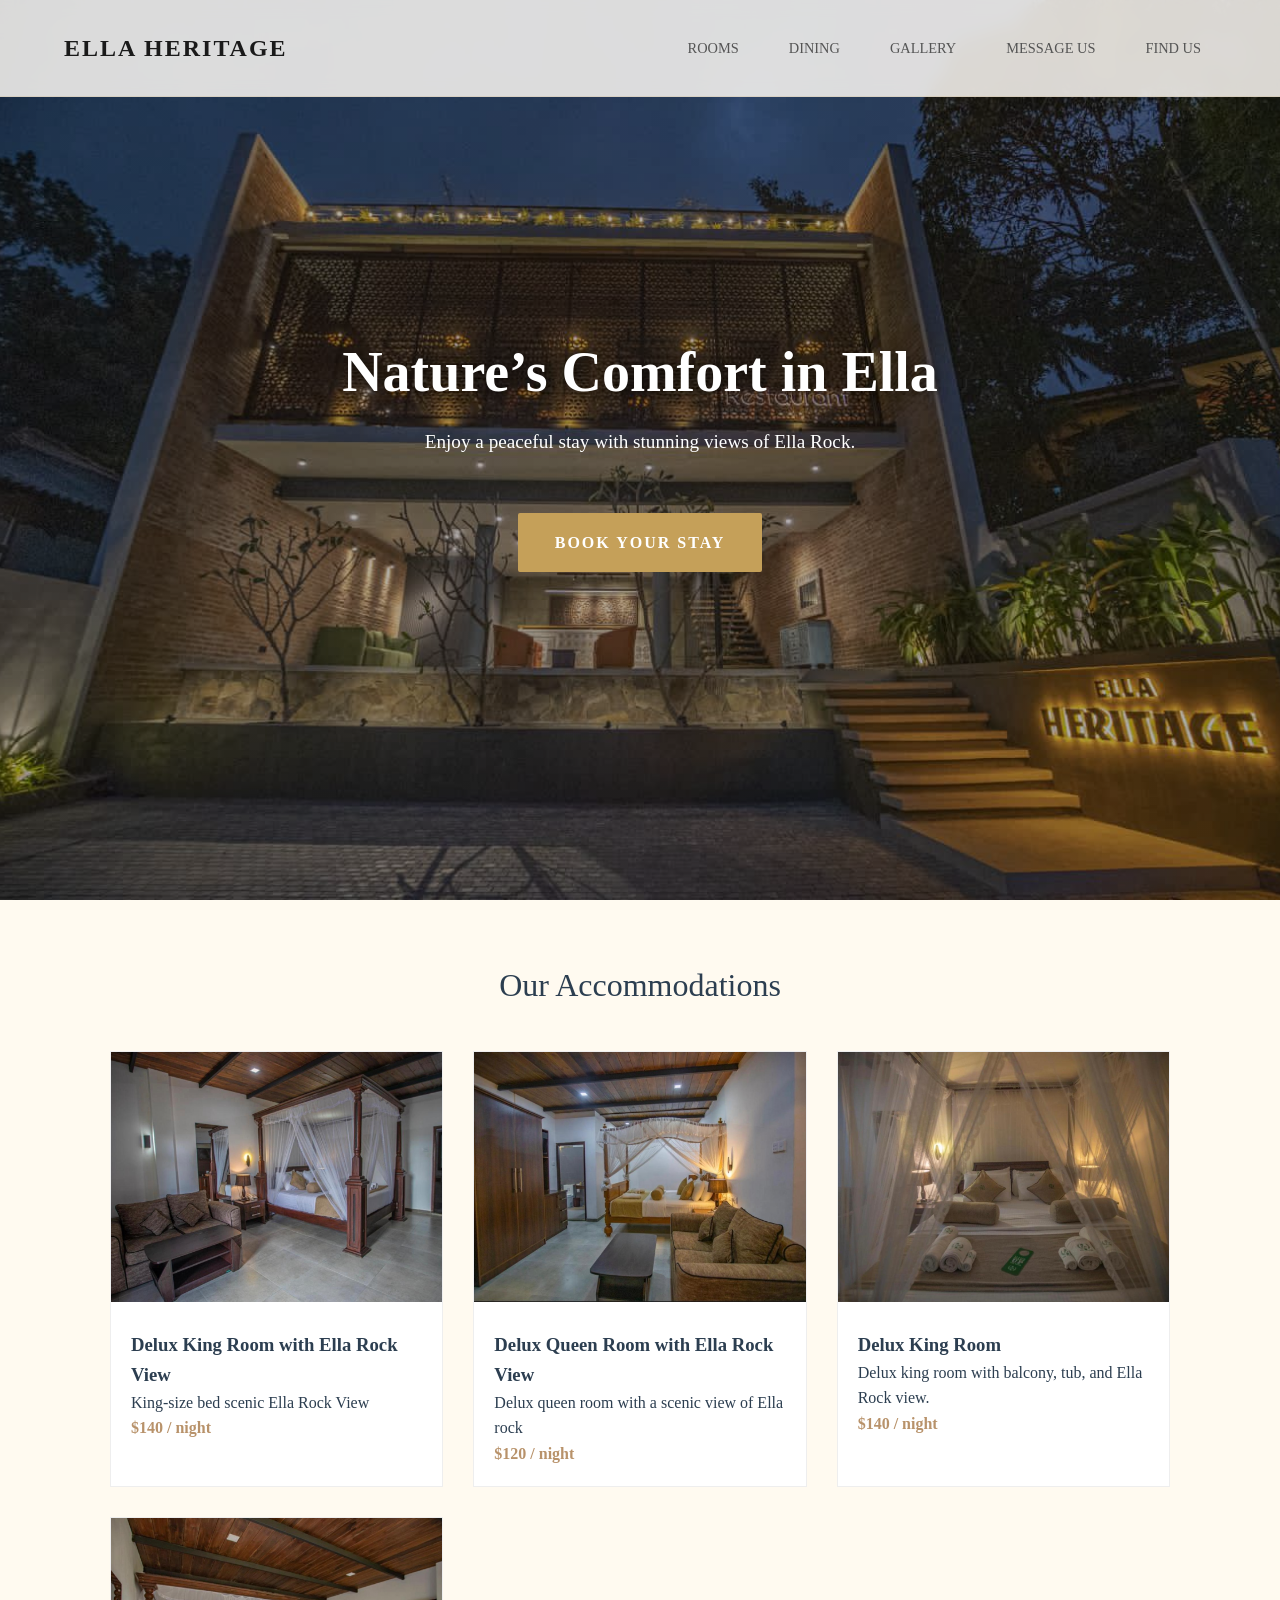
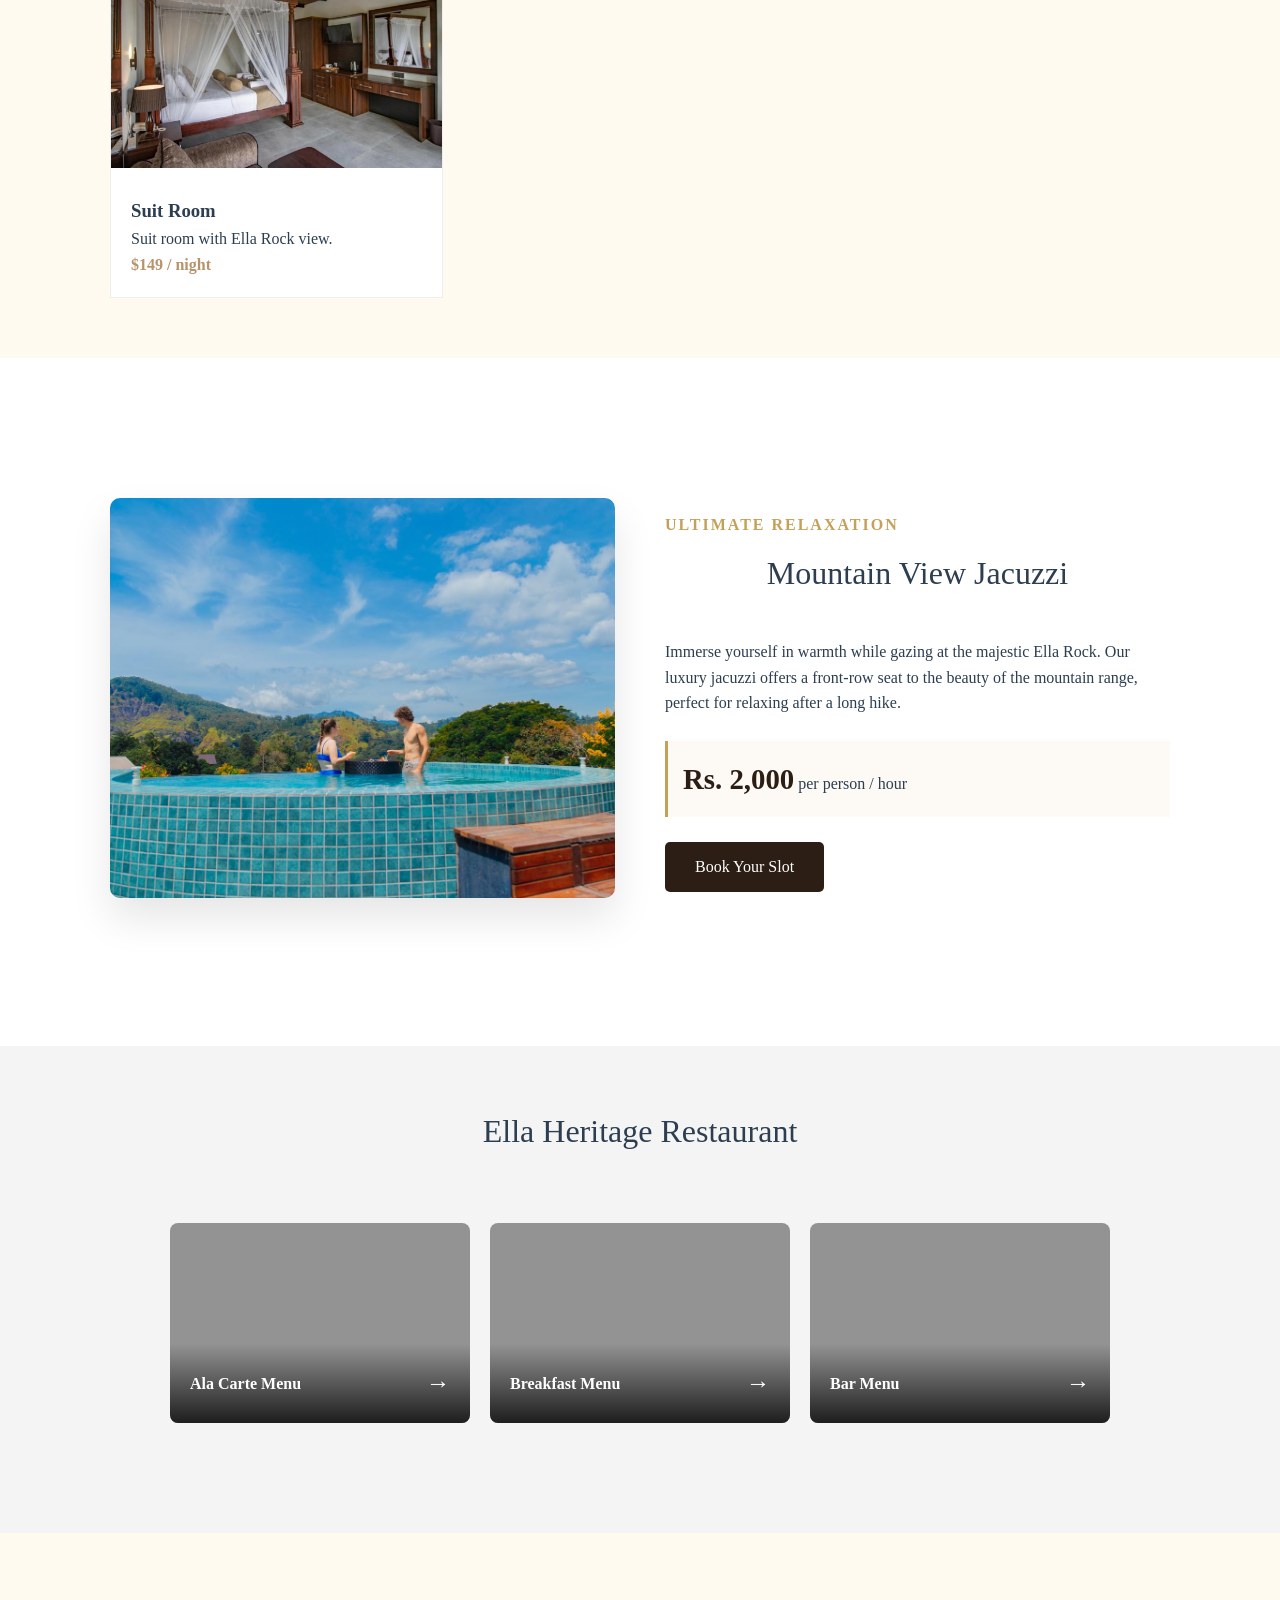
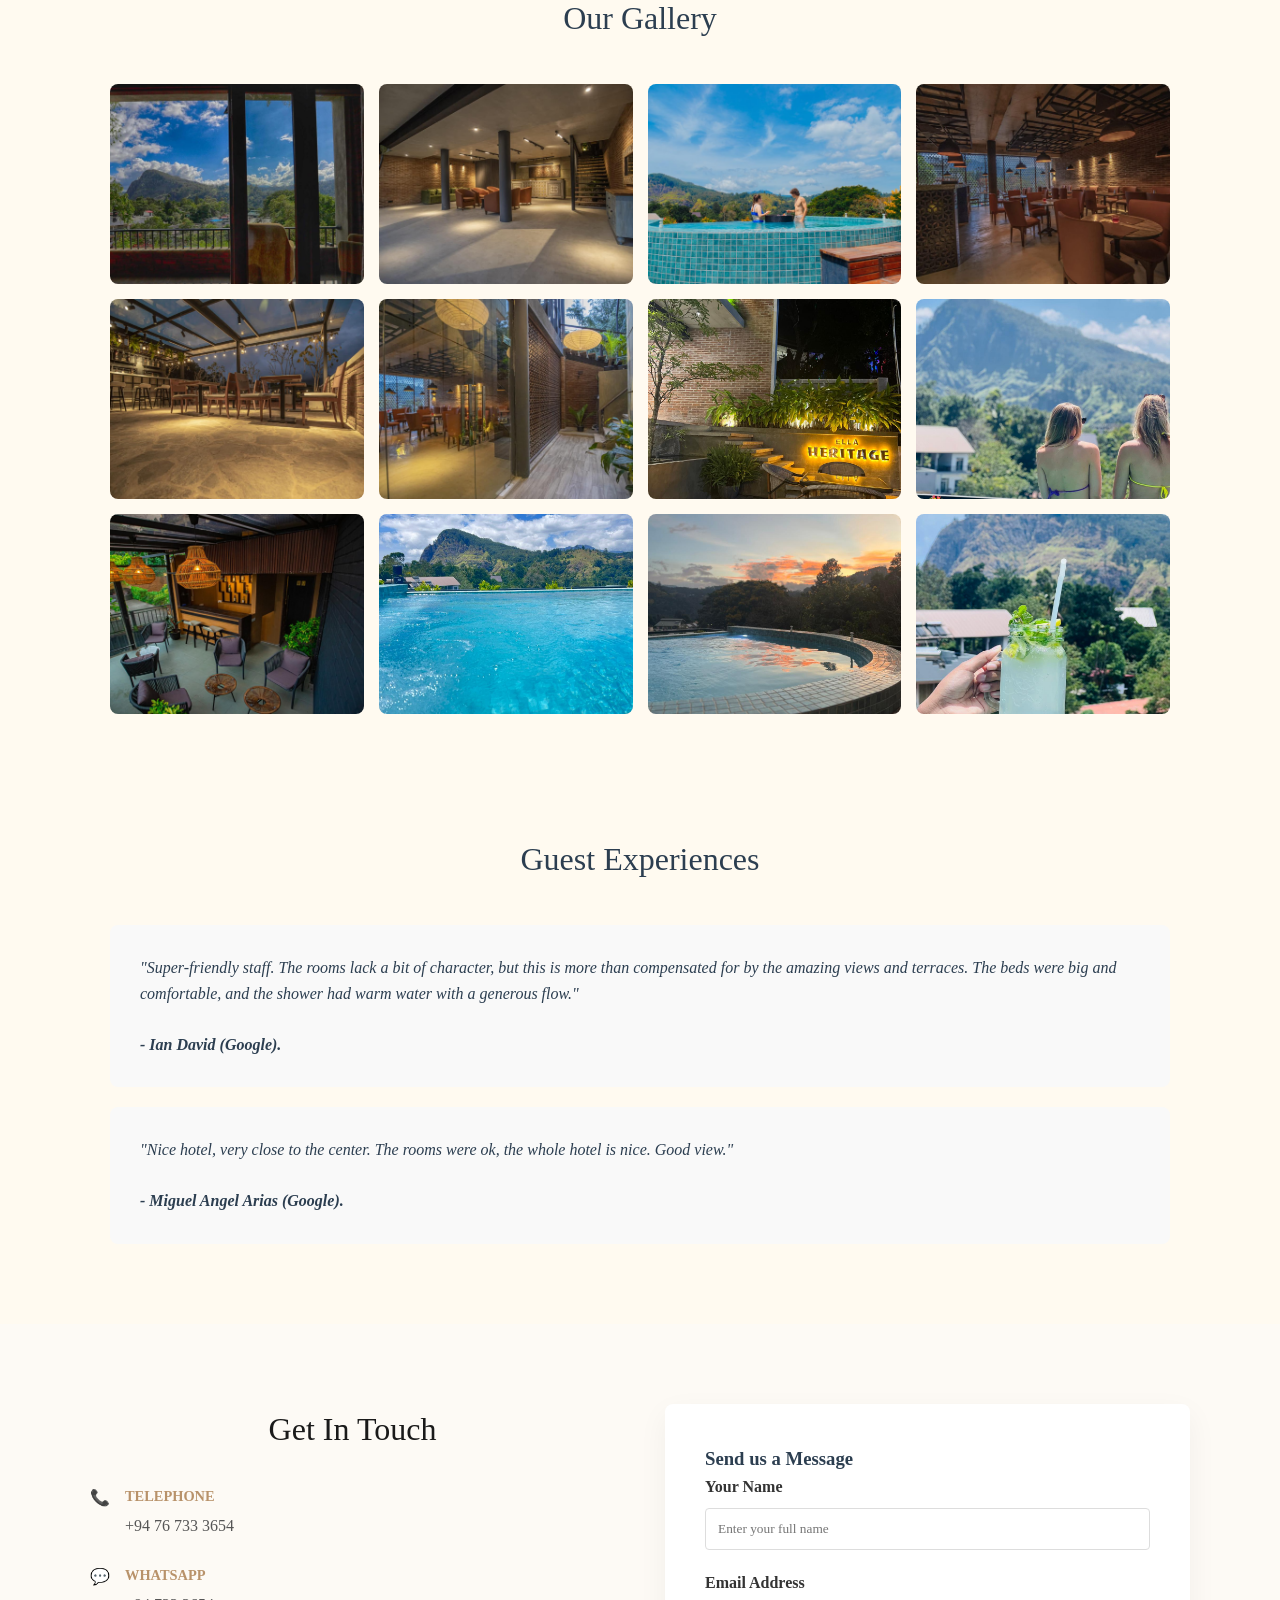
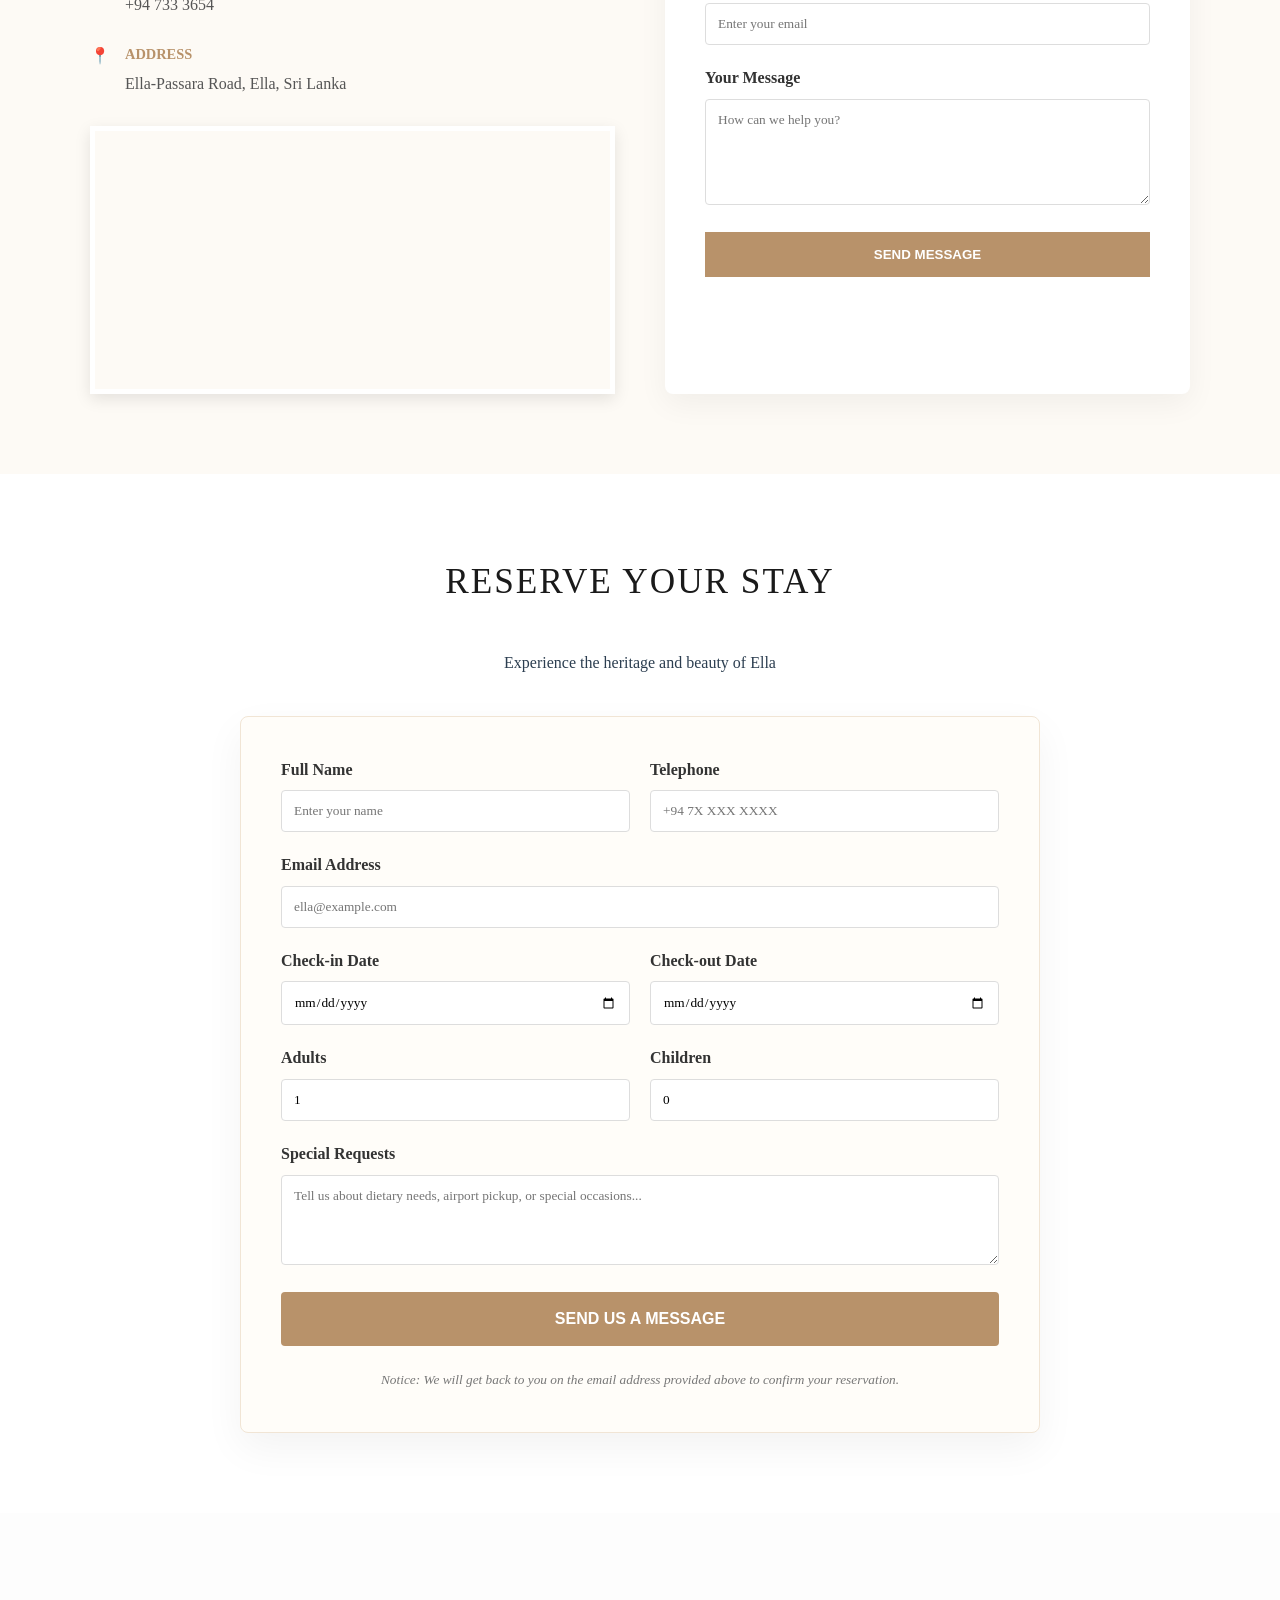
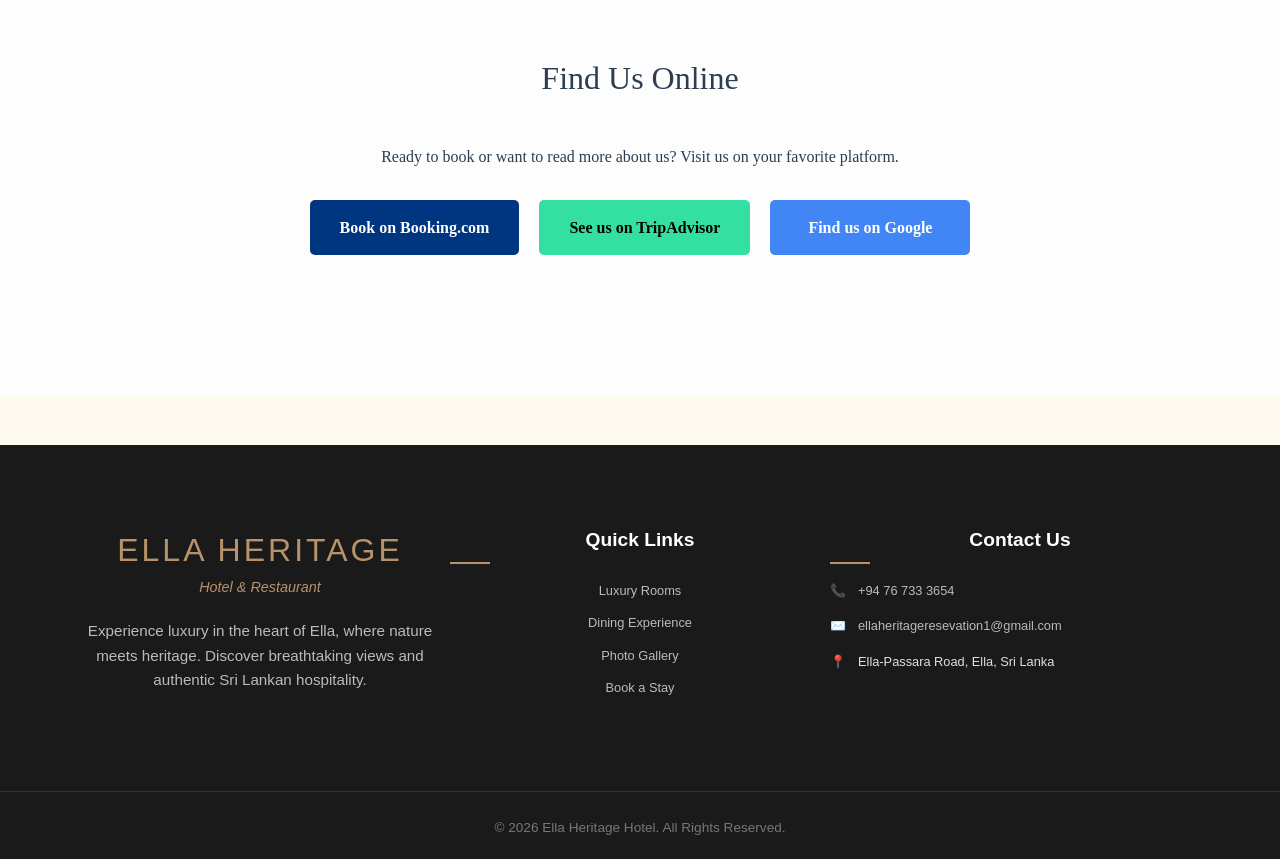
<file: index.html>
<!DOCTYPE html>
<html lang="en">
<head>
    <meta charset="UTF-8">
    <meta name="viewport" content="width=device-width, initial-scale=1.0">
    <title>Ella Heritage Hotel</title>
    <link rel="stylesheet" href="style.css">
<link rel="apple-touch-icon" sizes="180x180" href="/apple-touch-icon.png">
<link rel="icon" type="image/png" sizes="32x32" href="/favicon-32x32.png">
<link rel="icon" type="image/png" sizes="16x16" href="/favicon-16x16.png">
<link rel="manifest" href="/site.webmanifest">


<meta http-equiv="Cache-Control" content="no-cache, no-store, must-revalidate">
<meta http-equiv="Pragma" content="no-cache">
<meta http-equiv="Expires" content="0">





    
</head>
<body>

<nav>
    <div class="logo">
        <span>ELLA HERITAGE</span>
    </div>

    <div class="menu-icon" onclick="toggleMenu()">
        <div class="bar"></div>
        <div class="bar"></div>
        <div class="bar"></div>
    </div>

    <ul id="nav-links">
        <li><a href="#rooms" onclick="toggleMenu()">Rooms</a></li>
        <li><a href="#dining" onclick="toggleMenu()">Dining</a></li>
        <li><a href="#gallery" onclick="toggleMenu()">Gallery</a></li>
        <li><a href="#reserve" onclick="toggleMenu()">Message Us</a></li>
        <li><a href="#contact" onclick="toggleMenu()">Find Us</a></li>
    </ul>
</nav>
   
   <section class="hero">
    <div class="hero-text">
        <h1 style="font-size: 3.5rem; text-shadow: 2px 2px 10px rgba(0,0,0,0.5);">Nature’s Comfort in Ella</h1>
        <p style="font-size: 1.2rem; margin-bottom: 30px;">Enjoy a peaceful stay with stunning views of Ella Rock.</p>
        
        <a href="#reserve" class="hero-btn">Book Your Stay</a>
    </div>
</section>
    
        
  <div class="container" id="rooms">
    <h2>Our Accommodations</h2>
    <div class="room-grid">
        
        <div class="room-card">
            <img src="dk1.jpeg" alt="Executive Suite">
            <div class="room-info">
                <h3>Delux King Room with Ella Rock View</h3>
                <p>King-size bed scenic Ella Rock View</p>
                <p class="price">$140 / night</p>
            </div>
        </div>

        <div class="room-card">
            <img src="dk5.jpeg" alt="Garden Villa">
            <div class="room-info">
                <h3>Delux Queen Room with Ella Rock View</h3>
                <p>Delux queen room with a scenic view of Ella rock</p>
                <p class="price">$120 / night</p>
            </div>
        </div>

        <div class="room-card">
            <img src="dk2.jpeg" alt="Garden Villa">
            <div class="room-info">
                <h3>Delux King Room</h3>
                <p>Delux king room with balcony, tub, and Ella Rock view.</p>
                <p class="price">$140 / night</p>
            </div>
        </div>

        <div class="room-card">
            <img src="dk4.jpeg" alt="Garden Villa">
            <div class="room-info">
                <h3>Suit Room</h3>
                <p>Suit room with Ella Rock view.</p>
                <p class="price">$149 / night</p>
            </div>
        </div>

    </div> </div> 








    <section class="jacuzzi-section">
    <div class="container">
        <div class="jacuzzi-flex">
            <div class="jacuzzi-image">
                <!-- Replace 'jacuzzi-view.jpg' with your actual image name -->
                <img src="pool.jpeg" alt="Jacuzzi overlooking Ella Rock">
            </div>
            <div class="jacuzzi-text">
                <span class="sub-title">Ultimate Relaxation</span>
                <h2>Mountain View Jacuzzi</h2>
                <p>Immerse yourself in warmth while gazing at the majestic Ella Rock. Our luxury jacuzzi offers a front-row seat to the beauty of the mountain range, perfect for relaxing after a long hike.</p>
                <div class="price-tag">
                    <span class="price-amount">Rs. 2,000</span>
                    <span class="price-detail">per person / hour</span>
                </div>
                <a href="#reserve" class="reserve-btn">Book Your Slot</a>
            </div>
        </div>
    </div>
</section>














    <div id="dining" style="background-color: #f4f4f4;">
        <div class="container">
            <h2>Ella Heritage Restaurant</h2>
            <div class="dining">
                <div class="dining-img">
                  
                </div><br>
                <div class="dining-text">
                    
         <div class="menu-image-nav">
    <a href="alacarte.html" class="menu-card" style="background-image: linear-gradient(rgba(0,0,0,0.4), rgba(0,0,0,0.4)), url('https://images.unsplash.com/photo-1504674900247-0877df9cc836?auto=format&fit=crop&w=500&q=80');">
        <div class="card-info">
            <span>Ala Carte Menu</span>
            <span class="arrow">→</span>
        </div>
    </a>

    <a href="breakfast.html" class="menu-card" style="background-image: linear-gradient(rgba(0,0,0,0.4), rgba(0,0,0,0.4)), url('https://images.unsplash.com/photo-1493770348161-369560ae357d?auto=format&fit=crop&w=500&q=80');">
        <div class="card-info">
            <span>Breakfast Menu</span>
            <span class="arrow">→</span>
        </div>
    </a>

    <a href="bar.html" class="menu-card" style="background-image: linear-gradient(rgba(0,0,0,0.4), rgba(0,0,0,0.4)), url('https://images.unsplash.com/photo-1470337458703-46ad1756a187?auto=format&fit=crop&w=500&q=80');">
        <div class="card-info">
            <span>Bar Menu</span>
            <span class="arrow">→</span>
        </div>
    </a>
</div>
                </div>
            </div>
        </div>
    </div>
<section id="gallery" class="container">
    <h2>Our Gallery</h2>
    <div class="gallery-grid">
        <div class="gallery-item"><img src="view.jpeg" alt="Hotel View"></div>
        <div class="gallery-item"><img src="lobby.jpeg" alt="Lobby"></div>
        <div class="gallery-item"><img src="pool.jpeg" alt="Jacuzzi"></div>
        <div class="gallery-item"><img src="restaurant.jpeg" alt="Restaurant"></div>
        <div class="gallery-item"><img src="bar.jpeg" alt="Bar"></div>
        <div class="gallery-item"><img src="1.jpeg" alt="Night View"></div>
        <div class="gallery-item"><img src="2.jpeg" alt="Bar"></div>
        <div class="gallery-item"><img src="ph1.jpeg" alt="Night View"></div>
         <div class="gallery-item"><img src="7.jpeg" alt="Bar"></div>
        <div class="gallery-item"><img src="ph7.jpeg" alt="Night View"></div>
        <div class="gallery-item"><img src="ph5.jpeg" alt="Bar"></div>
        <div class="gallery-item"><img src="ph6.jpeg" alt="Night View"></div>
    </div>
</section>
    <div class="container">
        <h2>Guest Experiences</h2>
        <div class="review-box">
            "Super-friendly staff. The rooms lack a bit of character, but this is more than compensated for by the amazing views and terraces. The beds were big and comfortable, and the shower had warm water with a generous flow."
            <br><br><strong>- Ian David (Google).</strong>
        </div>
        <div class="review-box">
            "Nice hotel, very close to the center. The rooms were ok, the whole hotel is nice. Good view."
            <br><br><strong>- Miguel Angel Arias (Google).</strong>
        </div>
    </div>

    <section id="contact" class="contact-section">
    <div class="contact-container">
        <div class="contact-info">
            <h2>Get In Touch</h2>
            <div class="info-item">
                <span class="icon">📞</span>
                <div>
                    <h4>Telephone</h4>
                    <p><a href="tel:+94767333654">+94 76 733 3654</a></p>
                </div>
            </div>
            
            <div class="info-item">
                <span class="icon">💬</span>
                <div>
                    <h4>WhatsApp</h4>
                    <p><a href="https://wa.me/94767333654" target="_blank">+94 733 3654</a></p>
                </div>
            </div>

            <div class="info-item">
                <span class="icon">📍</span>
                <div>
                    <h4>Address</h4>
                    <p>Ella-Passara Road, Ella, Sri Lanka</p>
                </div>
            </div>

            <div class="map-container">
                <iframe 
                    src="https://www.google.com/maps/embed?pb=!1m18!1m12!1m3!1d3960.3647463665!2d81.0505!3d6.8714!2m3!1f0!2f0!3f0!3m2!1i1024!2i768!4f13.1!3m3!1m2!1s0x0%3A0x0!2zNsKwNTInMTcuMCJOIDgxwrAwMycwMS44IkU!5e0!3m2!1sen!2slk!4v1705900000000!5m2!1sen!2slk" 
                    width="100%" height="250" style="border:0;" allowfullscreen="" loading="lazy">
                </iframe>
            </div>
        </div>

        <div class="contact-form-box" id="message">
            <h3>Send us a Message</h3>
            <form action="https://formspree.io/f/mbdgvavd" method="POST">
                <input type="hidden" name="_next" value="thank-you.html">
                <div class="form-group">
                    <label>Your Name</label>
                    <input type="text" name="guest_name" placeholder="Enter your full name" required>
                </div>
                
                <div class="form-group">
                    <label>Email Address</label>
                    <input type="email" name="_replyto" placeholder="Enter your email" required>
                </div>

                <div class="form-group">
                    <label>Your Message</label>
                    <textarea name="message" rows="5" placeholder="How can we help you?" required></textarea>
                </div>

                <button type="submit" class="send-btn">Send Message</button>
            </form>
        </div>
    </div>
</section>

<section id="reserve" class="booking-section">
    <div class="booking-container">
        <div class="booking-header">
            <h2>Reserve Your Stay</h2>
            <p>Experience the heritage and beauty of Ella</p>
        </div>

        <div class="booking-form-wrapper">
            <form action="https://formspree.io/f/mbdgvavd" method="POST">
                <input type="hidden" name="_next" value="thank-you.html">

                
                <div class="form-row">
                    <div class="form-group">
                        <label>Full Name</label>
                        <input type="text" name="guest_name" placeholder="Enter your name" required>
                    </div>
                    <div class="form-group">
                        <label>Telephone</label>
                        <input type="tel" name="phone" placeholder="+94 7X XXX XXXX" required>
                    </div>
                </div>

                <div class="form-group">
                    <label>Email Address</label>
                    <input type="email" name="_replyto" placeholder="ella@example.com" required>
                </div>

                <div class="form-row">
                    <div class="form-group">
                        <label>Check-in Date</label>
                        <input type="date" name="check_in" required>
                    </div>
                    <div class="form-group">
                        <label>Check-out Date</label>
                        <input type="date" name="check_out" required>
                    </div>
                </div>

                <div class="form-row">
                    <div class="form-group">
                        <label>Adults</label>
                        <input type="number" name="adults" min="1" value="1" required>
                    </div>
                    <div class="form-group">
                        <label>Children</label>
                        <input type="number" name="children" min="0" value="0">
                    </div>
                </div>

                <div class="form-group">
                    <label>Special Requests</label>
                    <textarea name="special_notes" rows="4" placeholder="Tell us about dietary needs, airport pickup, or special occasions..."></textarea>
                </div>

                <button type="submit" class="booking-btn">Send Us a Message</button>
                
                <p class="form-notice">
                    <small>Notice: We will get back to you on the email address provided above to confirm your reservation.</small>
                </p>
            </form>
        </div>
    </div>
</section>

    
    <section class="booking-links" id="reserve">
        <div class="container">
            <h2>Find Us Online</h2>
            <p>Ready to book or want to read more about us? Visit us on your favorite platform.</p>
            
            <div class="button-container">
                <a href="https://www.booking.com/searchresults.en-gb.html?aid=311984&label=ella-heritage-ArAZE_kcP0_WlBEOyqg3xAS393162424931%3Apl%3Ata%3Ap1%3Ap2%3Aac%3Aap%3Aneg%3Afi%3Atikwd-846448956180%3Alp9069790%3Ali%3Adec%3Adm%3Appccp%3DUmFuZG9tSVYkc2RlIyh9YbSsBl3MCvHsD8UKUHIRFxY&gclid=CjwKCAiAj8LLBhAkEiwAJjbY71N3JMHD12bqEdDhzUcSdnPgGr76KgS98NeHVg637wrN_dZ1zptRpxoCBgMQAvD_BwE&highlighted_hotels=2428299&redirected=1&city=-2216722&hlrd=no_dates&source=hotel&expand_sb=1&keep_landing=1&sid=bba528ce3101c1080103c6ceed85960e" target="_blank" class="external-btn btn-booking">
                    Book on Booking.com
                </a>

                <a href="https://www.tripadvisor.com/HotelHighlight-g616035-d12515012-Reviews-Ella_Heritage-Ella_Uva_Province.html" target="_blank" class="external-btn btn-tripadvisor">
                    See us on TripAdvisor
                </a>

                <a href="https://www.google.com/search?q=ella+heritage+hotel&oq=ella+heritage&gs_lcrp=[base64]&sourceid=chrome&ie=UTF-8" target="_blank" class="external-btn btn-google">
                    Find us on Google
                </a>
            </div>
        </div>
    </section>

    <footer class="main-footer">
    <div class="footer-content">
        <div class="footer-section about">
            <h2 class="footer-logo">ELLA HERITAGE</h2>
            <p class="tagline">Hotel & Restaurant</p>
            <p class="description">Experience luxury in the heart of Ella, where nature meets heritage. Discover breathtaking views and authentic Sri Lankan hospitality.</p>
        </div>

        <div class="footer-section links">
            <h3>Quick Links</h3>
            <ul>
                <li><a href="#rooms">Luxury Rooms</a></li>
                <li><a href="#dining">Dining Experience</a></li>
                <li><a href="#gallery">Photo Gallery</a></li>
                <li><a href="#reserve">Book a Stay</a></li>
            </ul>
        </div>

        <div class="footer-section contact">
            <h3>Contact Us</h3>
            <div class="contact-item">
                <span class="icon">📞</span>
                <a href="tel:+94767333654">+94 76 733 3654</a>
            </div>
            <div class="contact-item">
                <span class="icon">✉️</span>
                <a href="mailto:ellaheritageresevation1@gmail.com">ellaheritageresevation1@gmail.com</a>
            </div>
            <div class="contact-item">
                <span class="icon">📍</span>
                <span>Ella-Passara Road, Ella, Sri Lanka</span>
            </div>
        </div>
    </div>

    <div class="footer-bottom">
        <p>&copy; 2026 Ella Heritage Hotel. All Rights Reserved.</p>
    </div>
</footer>


<script>
/**
 * 1. TOGGLE MENU FUNCTION
 * This handles opening and closing the mobile menu
 */
function toggleMenu() {
    const navLinks = document.getElementById("nav-links");
    if (navLinks) {
        navLinks.classList.toggle("show");
    }
}

/**
 * 2. SHRINK HEADER ON SCROLL
 * Makes the navigation bar smaller and more solid when scrolling
 */
window.onscroll = function() {
    const nav = document.querySelector("nav");
    if (nav) {
        if (document.body.scrollTop > 50 || document.documentElement.scrollTop > 50) {
            nav.style.padding = "10px 5%";
            nav.style.backgroundColor = "rgba(253, 250, 245, 0.98)";
        } else {
            nav.style.padding = "15px 5%";
            nav.style.backgroundColor = "rgba(253, 250, 245, 0.85)";
        }
    }
};

/**
 * 3. SMOOTH SCROLLING
 * Makes the page slide gently when clicking menu links
 */
document.querySelectorAll('a[href^="#"]').forEach(anchor => {
    anchor.addEventListener('click', function (e) {
        const targetId = this.getAttribute('href');
        if (targetId === "#") return;
        
        const targetElement = document.querySelector(targetId);
        if (targetElement) {
            e.preventDefault();
            targetElement.scrollIntoView({
                behavior: 'smooth'
            });
            
            // Auto-close menu on mobile after clicking a link
            const navLinks = document.getElementById("nav-links");
            if (navLinks.classList.contains("show")) {
                navLinks.classList.remove("show");
            }
        }
    });
});

/**
 * 4. BACK BUTTON FIX (PAGESHOW)
 * Forces the page to refresh when using the back button to avoid seeing old versions
 */
window.addEventListener("pageshow", function (event) {
    var historyTraversal = event.persisted || 
                         (typeof window.performance != "undefined" && 
                          window.performance.navigation.type === 2);
    if (historyTraversal) {
        window.location.reload();
    }
});
</script>

</body> </html>
</file>
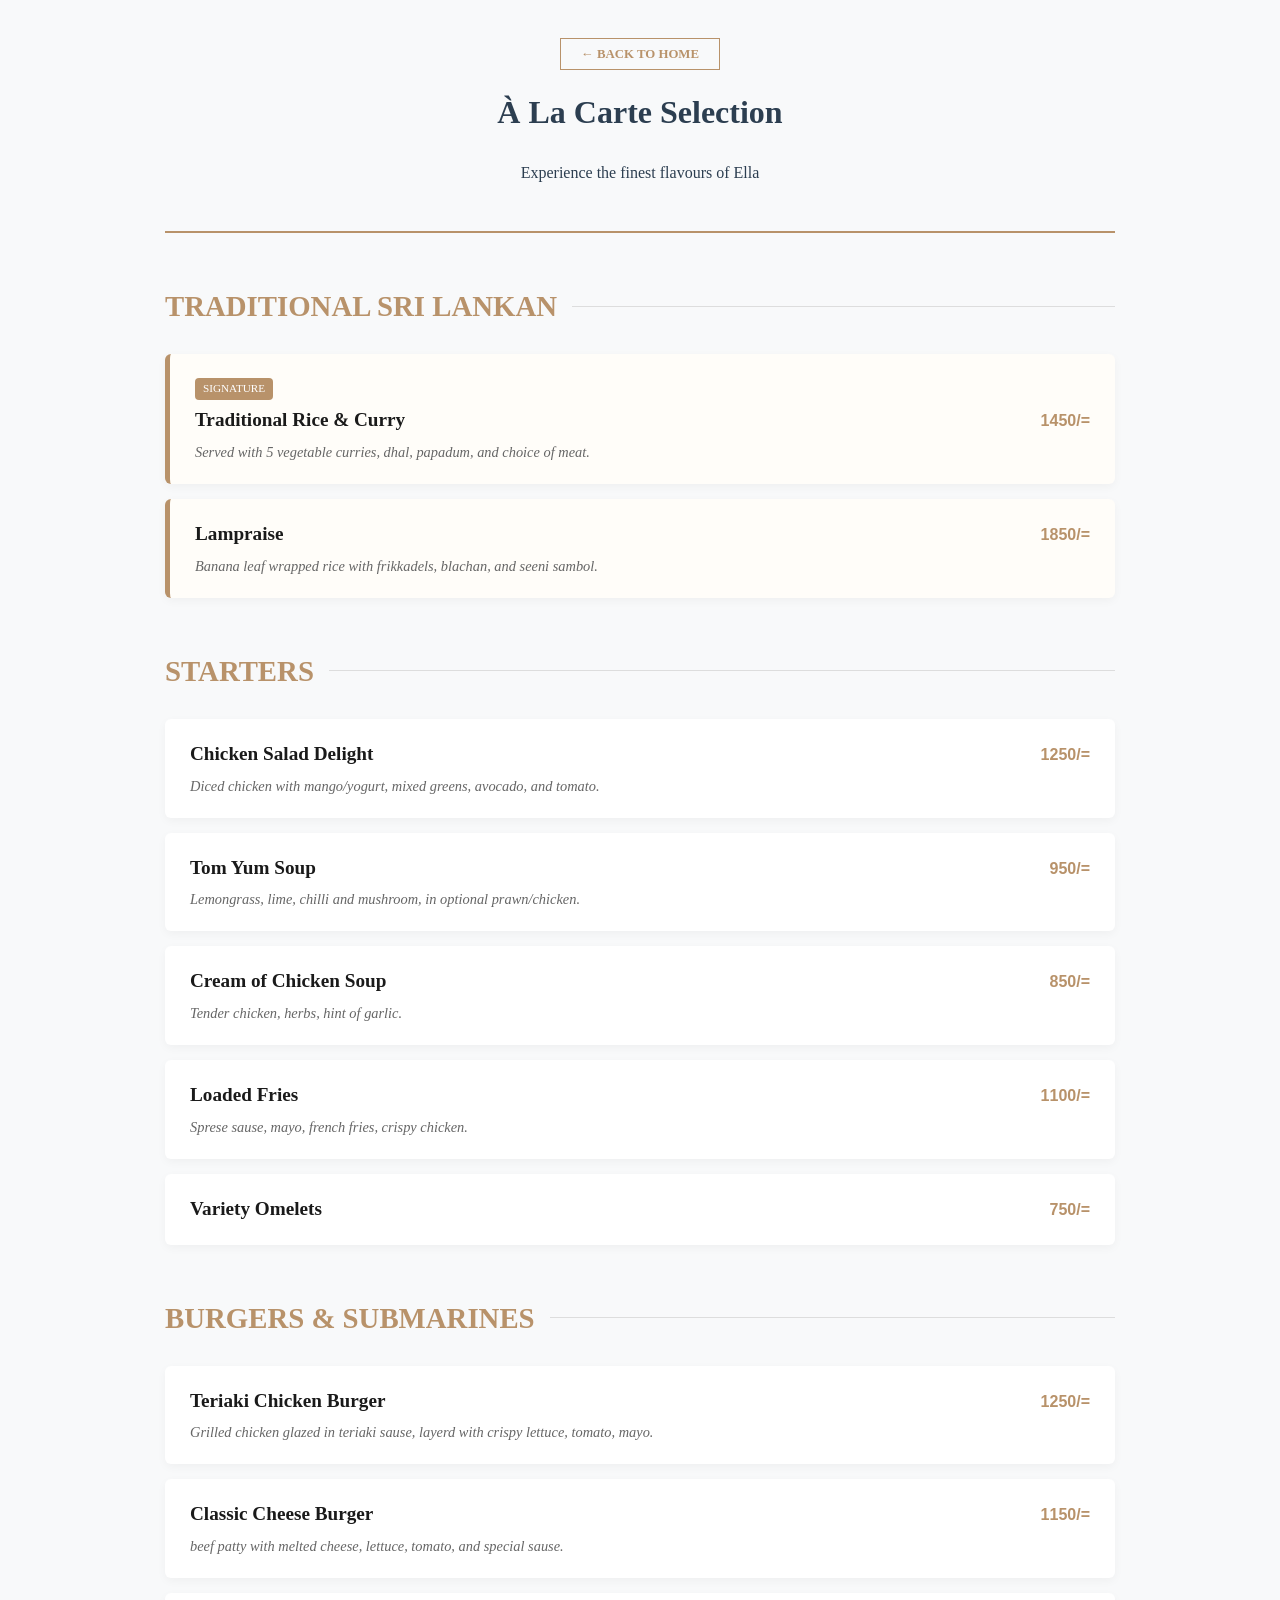
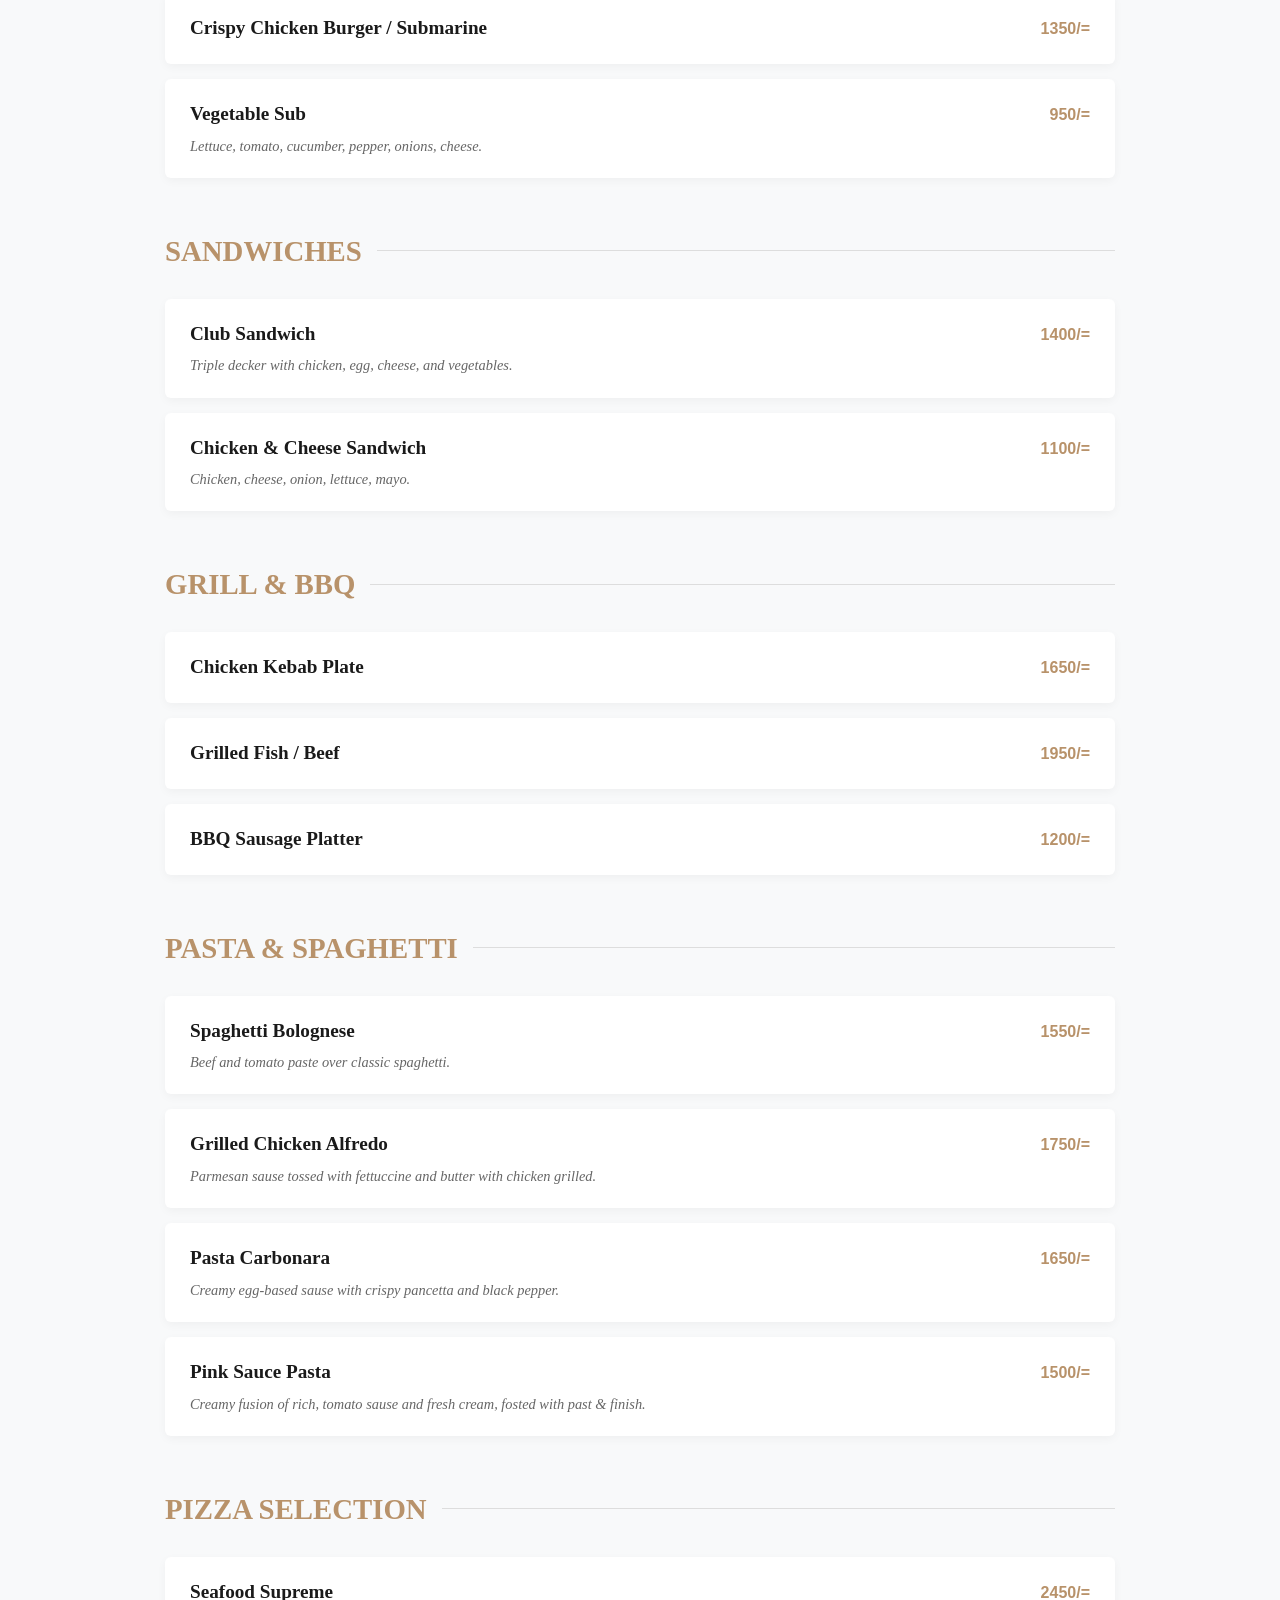
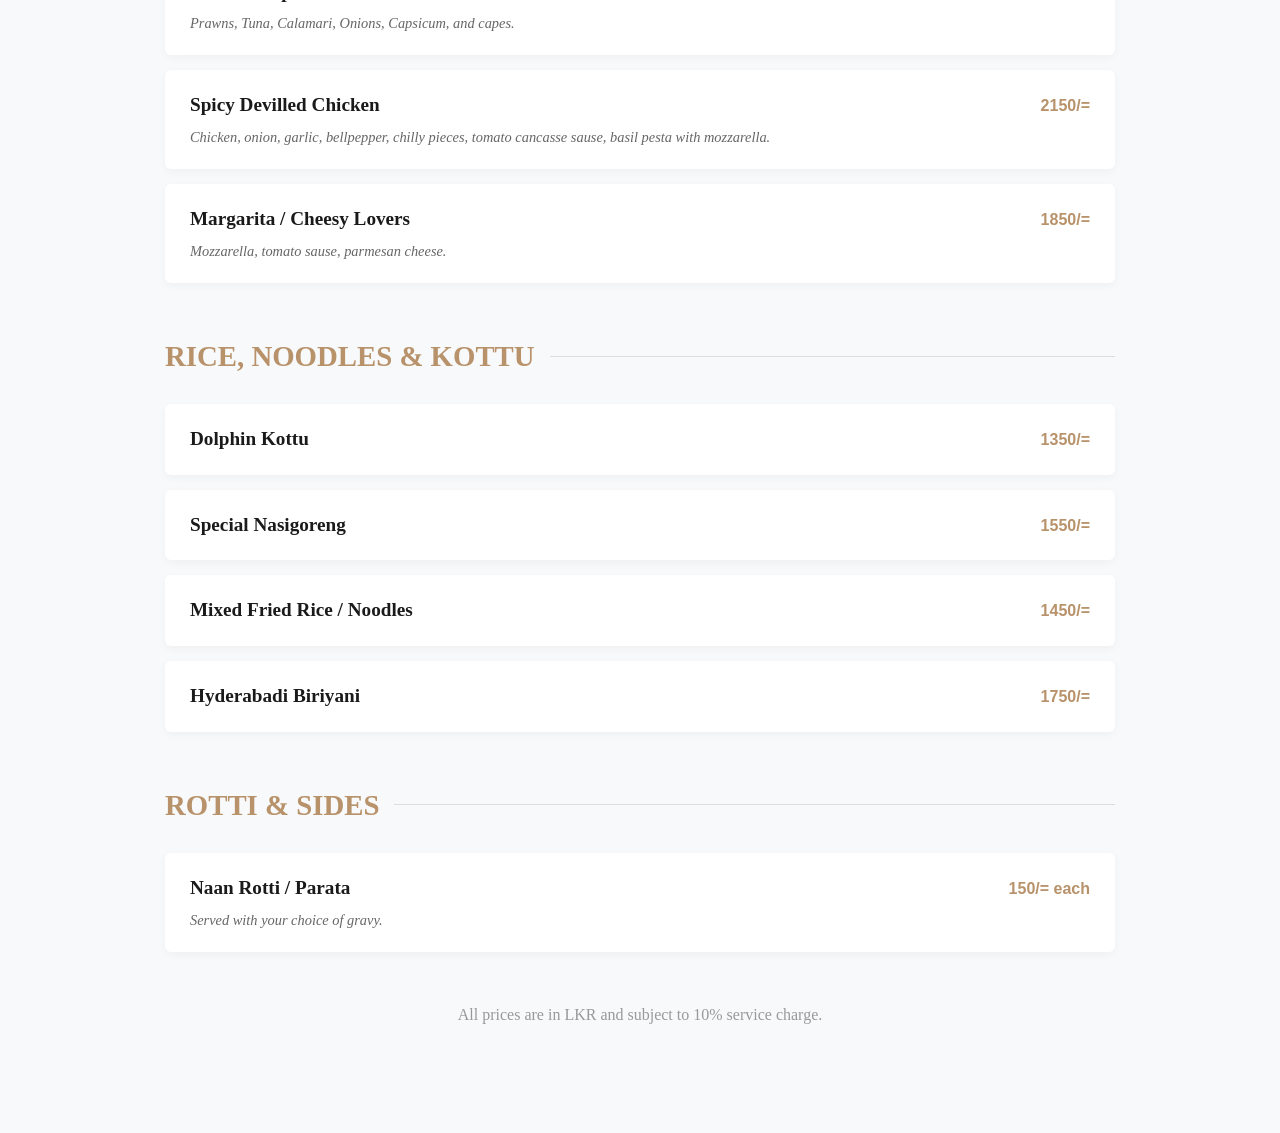
<file: alacarte.html>
<!DOCTYPE html>
<html lang="en">
<head>
    <meta charset="UTF-8">
    <meta name="viewport" content="width=device-width, initial-scale=1.0">
    <title>Full Menu | Ella Heritage Restaurant</title>
    <style>
        :root {
            --gold: #b8926a;
            --dark: #1a1a1a;
            --grey: #666;
            --bg: #f8f9fa;
        }

        body {
            font-family: 'Georgia', serif;
            line-height: 1.6;
            color: #2c3e50;
            background-color: var(--bg);
            margin: 0;
            padding: 0;
        }

        .menu-container {
            max-width: 950px;
            margin: 40px auto;
            padding: 0 20px;
        }

        header {
            text-align: center;
            margin-bottom: 50px;
            border-bottom: 2px solid var(--gold);
            padding-bottom: 30px;
        }

        .back-btn {
            text-decoration: none;
            color: var(--gold);
            font-weight: bold;
            text-transform: uppercase;
            font-size: 0.8rem;
            border: 1px solid var(--gold);
            padding: 8px 20px;
            transition: 0.3s;
        }

        .back-btn:hover { background: var(--gold); color: white; }

        .section-title {
            color: var(--gold);
            font-size: 1.8rem;
            text-transform: uppercase;
            margin: 50px 0 25px 0;
            display: flex;
            align-items: center;
            gap: 15px;
        }

        .section-title::after {
            content: "";
            flex: 1;
            height: 1px;
            background: #ddd;
        }

        /* Menu Card Design */
        .menu-card {
            background: white;
            padding: 20px 25px;
            margin-bottom: 15px;
            border-radius: 6px;
            box-shadow: 0 3px 10px rgba(0,0,0,0.04);
            transition: transform 0.2s;
        }

        .menu-card:hover { transform: translateY(-2px); }

        .item-header {
            display: flex;
            justify-content: space-between;
            align-items: baseline;
        }

        .item-title { font-size: 1.2rem; color: var(--dark); margin: 0; }
        .item-price { color: var(--gold); font-weight: bold; font-family: sans-serif; }
        .item-desc { color: var(--grey); font-style: italic; font-size: 0.9rem; margin: 5px 0 0 0; }

        /* Traditional Highlight */
        .traditional-card {
            border-left: 5px solid var(--gold);
            background: #fffdf9;
        }

        .badge {
            background: var(--gold);
            color: white;
            font-size: 0.7rem;
            padding: 2px 8px;
            border-radius: 4px;
            text-transform: uppercase;
            margin-bottom: 5px;
            display: inline-block;
        }

        @media (max-width: 600px) {
            .item-header { flex-direction: column; }
            .item-price { margin-top: 5px; }
        }
    </style>
</head>
<body>

<div class="menu-container">
    <header>
        <a href="index.html" class="back-btn">← Back to Home</a>
        <h1>À La Carte Selection</h1>
        <p>Experience the finest flavours of Ella</p>
    </header>

    <h2 class="section-title">Traditional Sri Lankan</h2>
    <div class="menu-card traditional-card">
        <span class="badge">Signature</span>
        <div class="item-header">
            <h3 class="item-title">Traditional Rice & Curry</h3>
            <span class="item-price">1450/=</span>
        </div>
        <p class="item-desc">Served with 5 vegetable curries, dhal, papadum, and choice of meat.</p>
    </div>
    <div class="menu-card traditional-card">
        <div class="item-header">
            <h3 class="item-title">Lampraise</h3>
            <span class="item-price">1850/=</span>
        </div>
        <p class="item-desc">Banana leaf wrapped rice with frikkadels, blachan, and seeni sambol.</p>
    </div>

    <h2 class="section-title">Starters</h2>
    <div class="menu-card">
        <div class="item-header"><h3 class="item-title">Chicken Salad Delight</h3><span class="item-price">1250/=</span></div>
        <p class="item-desc">Diced chicken with mango/yogurt, mixed greens, avocado, and tomato.</p>
    </div>
    <div class="menu-card">
        <div class="item-header"><h3 class="item-title">Tom Yum Soup</h3><span class="item-price">950/=</span></div>
        <p class="item-desc">Lemongrass, lime, chilli and mushroom, in optional prawn/chicken.</p>
    </div>
    <div class="menu-card">
        <div class="item-header"><h3 class="item-title">Cream of Chicken Soup</h3><span class="item-price">850/=</span></div>
        <p class="item-desc">Tender chicken, herbs, hint of garlic.</p>
    </div>
    <div class="menu-card">
        <div class="item-header"><h3 class="item-title">Loaded Fries</h3><span class="item-price">1100/=</span></div>
        <p class="item-desc">Sprese sause, mayo, french fries, crispy chicken.</p>
    </div>
    <div class="menu-card">
        <div class="item-header"><h3 class="item-title">Variety Omelets</h3><span class="item-price">750/=</span></div>
    </div>

    <h2 class="section-title">Burgers & Submarines</h2>
    <div class="menu-card">
        <div class="item-header"><h3 class="item-title">Teriaki Chicken Burger</h3><span class="item-price">1250/=</span></div>
        <p class="item-desc">Grilled chicken glazed in teriaki sause, layerd with crispy lettuce, tomato, mayo.</p>
    </div>
    <div class="menu-card">
        <div class="item-header"><h3 class="item-title">Classic Cheese Burger</h3><span class="item-price">1150/=</span></div>
        <p class="item-desc">beef patty with melted cheese, lettuce, tomato, and special sause.</p>
    </div>
    <div class="menu-card">
        <div class="item-header"><h3 class="item-title">Crispy Chicken Burger / Submarine</h3><span class="item-price">1350/=</span></div>
    </div>
    <div class="menu-card">
        <div class="item-header"><h3 class="item-title">Vegetable Sub</h3><span class="item-price">950/=</span></div>
        <p class="item-desc">Lettuce, tomato, cucumber, pepper, onions, cheese.</p>
    </div>

    <h2 class="section-title">Sandwiches</h2>
    <div class="menu-card">
        <div class="item-header"><h3 class="item-title">Club Sandwich</h3><span class="item-price">1400/=</span></div>
        <p class="item-desc">Triple decker with chicken, egg, cheese, and vegetables.</p>
    </div>
    <div class="menu-card">
        <div class="item-header"><h3 class="item-title">Chicken & Cheese Sandwich</h3><span class="item-price">1100/=</span></div><p class="item-desc">Chicken, cheese, onion, lettuce, mayo.</p>
    </div>

    <h2 class="section-title">Grill & BBQ</h2>
    <div class="menu-card">
        <div class="item-header"><h3 class="item-title">Chicken Kebab Plate</h3><span class="item-price">1650/=</span></div>
    </div>
    <div class="menu-card">
        <div class="item-header"><h3 class="item-title">Grilled Fish / Beef</h3><span class="item-price">1950/=</span></div>
    </div>
    <div class="menu-card">
        <div class="item-header"><h3 class="item-title">BBQ Sausage Platter</h3><span class="item-price">1200/=</span></div>
    </div>

    <h2 class="section-title">Pasta & Spaghetti</h2>
    <div class="menu-card">
        <div class="item-header"><h3 class="item-title">Spaghetti Bolognese</h3><span class="item-price">1550/=</span></div>
        <p class="item-desc">Beef and tomato paste over classic spaghetti.</p>
    </div>
    <div class="menu-card">
        <div class="item-header"><h3 class="item-title">Grilled Chicken Alfredo</h3><span class="item-price">1750/=</span></div>
        <p class="item-desc">Parmesan sause tossed with fettuccine and butter with chicken grilled.</p>
    </div>
    <div class="menu-card">
        <div class="item-header"><h3 class="item-title">Pasta Carbonara</h3><span class="item-price">1650/=</span></div>
        <p class="item-desc">Creamy egg-based sause with crispy pancetta and black pepper.</p>
    </div>
    <div class="menu-card">
        <div class="item-header"><h3 class="item-title">Pink Sauce Pasta</h3><span class="item-price">1500/=</span></div><p class="item-desc">Creamy fusion of rich, tomato sause and fresh cream, fosted with past & finish.</p>
    </div>

    <h2 class="section-title">Pizza Selection</h2>
    <div class="menu-card">
        <div class="item-header"><h3 class="item-title">Seafood Supreme</h3><span class="item-price">2450/=</span></div><p class="item-desc">Prawns, Tuna, Calamari, Onions, Capsicum, and capes.</p>
    </div>
    <div class="menu-card">
        <div class="item-header"><h3 class="item-title">Spicy Devilled Chicken</h3><span class="item-price">2150/=</span></div>
        <p class="item-desc">Chicken, onion, garlic, bellpepper, chilly pieces, tomato cancasse sause, basil pesta with mozzarella.</p>
    </div>
    <div class="menu-card">
        <div class="item-header"><h3 class="item-title">Margarita / Cheesy Lovers</h3><span class="item-price">1850/=</span></div>
        <p class="item-desc">Mozzarella, tomato sause, parmesan cheese.</p>
    </div>

    <h2 class="section-title">Rice, Noodles & Kottu</h2>
    <div class="menu-card">
        <div class="item-header"><h3 class="item-title">Dolphin Kottu</h3><span class="item-price">1350/=</span></div>
    </div>
    <div class="menu-card">
        <div class="item-header"><h3 class="item-title">Special Nasigoreng</h3><span class="item-price">1550/=</span></div>
    </div>
    <div class="menu-card">
        <div class="item-header"><h3 class="item-title">Mixed Fried Rice / Noodles</h3><span class="item-price">1450/=</span></div>
    </div>
    <div class="menu-card">
        <div class="item-header"><h3 class="item-title">Hyderabadi Biriyani</h3><span class="item-price">1750/=</span></div>
    </div>

    <h2 class="section-title">Rotti & Sides</h2>
    <div class="menu-card">
        <div class="item-header"><h3 class="item-title">Naan Rotti / Parata</h3><span class="item-price">150/= each</span></div>
        <p class="item-desc">Served with your choice of gravy.</p>
    </div>

    <footer style="text-align: center; margin-top: 50px; color: #999; padding-bottom: 50px;">
        <p>All prices are in LKR and subject to 10% service charge.</p>
    </footer>
</div>

</body>
</html>
</file>
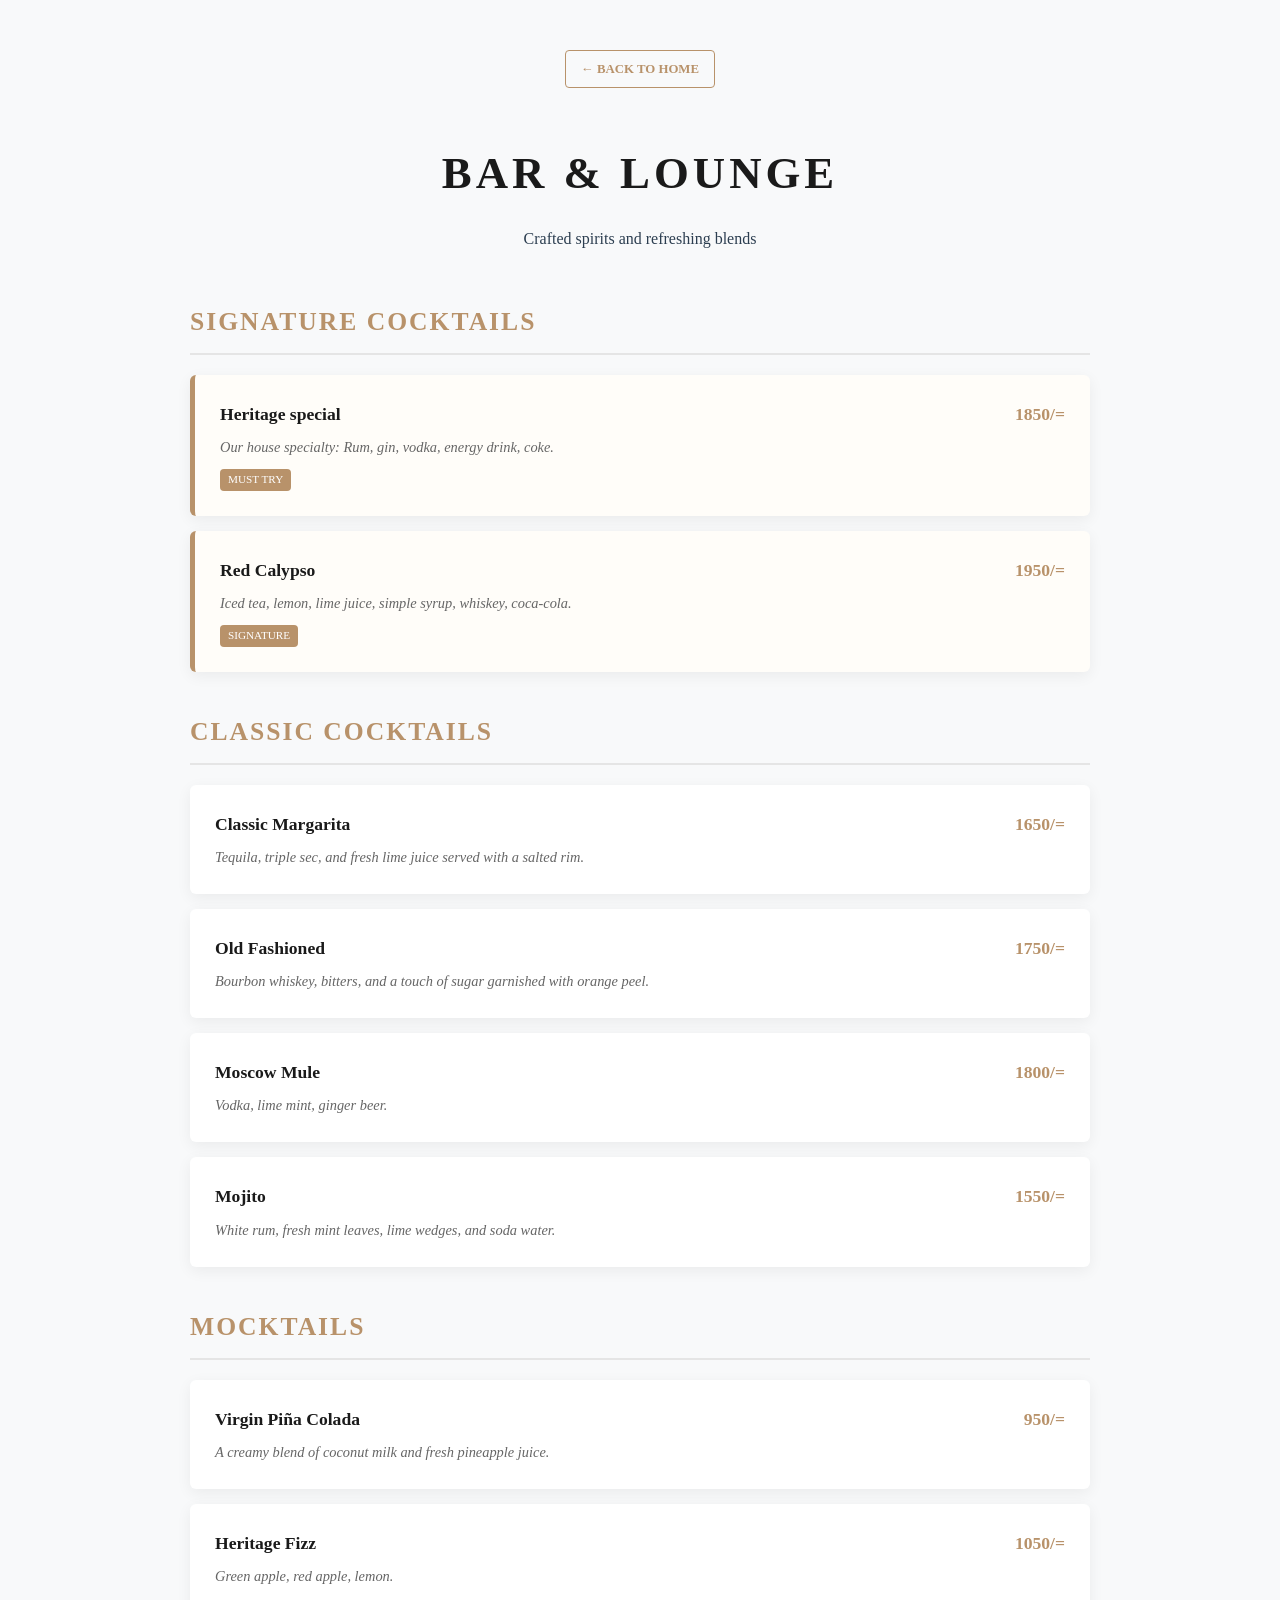
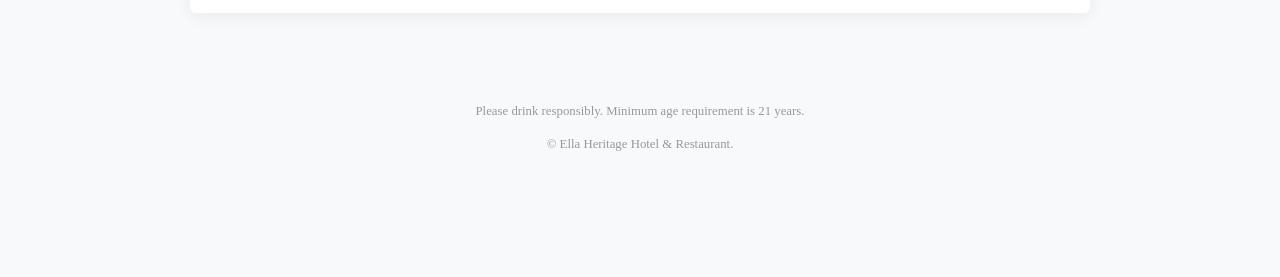
<file: bar.html>
<!DOCTYPE html>
<html lang="en">
<head>
    <meta charset="UTF-8">
    <meta name="viewport" content="width=device-width, initial-scale=1.0">
    <title>Bar & Lounge Menu | The Grand Oasis</title>
    <style>
        /* --- Consistent Theme Styles --- */
        body {
            font-family: 'Georgia', serif;
            line-height: 1.6;
            color: #2c3e50;
            background-color: #f8f9fa;
            margin: 0;
            padding: 0;
        }

        .menu-container {
            max-width: 900px;
            margin: 50px auto;
            padding: 0 20px;
        }

        header {
            text-align: center;
            margin-bottom: 50px;
        }

        h1 { 
            font-size: 2.8rem; 
            color: #1a1a1a; 
            margin-bottom: 10px;
            text-transform: uppercase;
            letter-spacing: 4px;
        }
        
        .back-btn {
            display: inline-block;
            text-decoration: none;
            color: #b8926a;
            font-weight: bold;
            text-transform: uppercase;
            font-size: 0.8rem;
            border: 1px solid #b8926a;
            padding: 8px 15px;
            border-radius: 4px;
            margin-bottom: 20px;
        }

        .section-title {
            color: #b8926a;
            font-size: 1.6rem;
            text-transform: uppercase;
            letter-spacing: 2px;
            margin: 40px 0 20px 0;
            border-bottom: 2px solid #e5e5e5;
            padding-bottom: 10px;
        }

        /* --- Menu Card Styles --- */
        .menu-card {
            background: white;
            padding: 25px;
            margin-bottom: 15px;
            border-radius: 6px;
            box-shadow: 0 4px 15px rgba(0,0,0,0.06);
            transition: transform 0.2s;
        }

        .menu-card:hover {
            transform: translateY(-2px);
        }

        /* Signature Highlight */
        .signature-card {
            border-left: 5px solid #b8926a;
            background: #fffdf9;
        }

        .item-header {
            display: flex;
            justify-content: space-between;
            align-items: baseline;
        }

        .item-title {
            font-size: 1.1rem;
            color: #1a1a1a;
            margin: 0;
            font-weight: bold;
        }

        .item-price {
            color: #b8926a;
            font-weight: bold;
            font-size: 1.1rem;
        }

        .item-description {
            color: #666;
            font-style: italic;
            font-size: 0.9rem;
            margin: 8px 0 0 0;
        }

        .badge {
            background: #b8926a;
            color: white;
            font-size: 0.7rem;
            padding: 2px 8px;
            border-radius: 4px;
            text-transform: uppercase;
            display: inline-block;
            margin-top: 10px;
        }

        footer {
            text-align: center;
            padding: 60px 40px;
            color: #999;
            font-size: 0.8rem;
        }

        @media (max-width: 600px) {
            .item-header { flex-direction: column; }
            .item-price { margin-top: 5px; }
        }
    </style>
</head>
<body>

    <div class="menu-container">
        <header>
            <a href="index.html" class="back-btn">← Back to Home</a>
            <h1>Bar & Lounge</h1>
            <p>Crafted spirits and refreshing blends</p>
        </header>

        <h2 class="section-title">Signature Cocktails</h2>

        <div class="menu-card signature-card">
            <div class="item-header">
                <h3 class="item-title">Heritage special</h3>
                <span class="item-price">1850/=</span>
            </div>
            <p class="item-description">Our house specialty: Rum, gin, vodka, energy drink, coke.</p>
            <span class="badge">Must Try</span>
        </div>

        <div class="menu-card signature-card">
            <div class="item-header">
                <h3 class="item-title">Red Calypso</h3>
                <span class="item-price">1950/=</span>
            </div>
            <p class="item-description">Iced tea, lemon, lime juice, simple syrup, whiskey, coca-cola.</p>
            <span class="badge">Signature</span>
        </div>

        <h2 class="section-title">Classic Cocktails</h2>

        <div class="menu-card">
            <div class="item-header">
                <h3 class="item-title">Classic Margarita</h3>
                <span class="item-price">1650/=</span>
            </div>
            <p class="item-description">Tequila, triple sec, and fresh lime juice served with a salted rim.</p>
        </div>

        <div class="menu-card">
            <div class="item-header">
                <h3 class="item-title">Old Fashioned</h3>
                <span class="item-price">1750/=</span>
            </div>
            <p class="item-description">Bourbon whiskey, bitters, and a touch of sugar garnished with orange peel.</p>
        </div>

        <div class="menu-card">
            <div class="item-header">
                <h3 class="item-title">Moscow Mule</h3>
                <span class="item-price">1800/=</span>
            </div>
            <p class="item-description">Vodka, lime mint, ginger beer.</p>
        </div>

        <div class="menu-card">
            <div class="item-header">
                <h3 class="item-title">Mojito</h3>
                <span class="item-price">1550/=</span>
            </div>
            <p class="item-description">White rum, fresh mint leaves, lime wedges, and soda water.</p>
        </div>

        <h2 class="section-title">Mocktails</h2>

        <div class="menu-card">
            <div class="item-header">
                <h3 class="item-title">Virgin Piña Colada</h3>
                <span class="item-price">950/=</span>
            </div>
            <p class="item-description">A creamy blend of coconut milk and fresh pineapple juice.</p>
        </div>

        <div class="menu-card">
            <div class="item-header">
                <h3 class="item-title">Heritage Fizz</h3>
                <span class="item-price">1050/=</span>
            </div>
            <p class="item-description">Green apple, red apple, lemon.</p>
        </div>

        <footer>
            <p>Please drink responsibly. Minimum age requirement is 21 years.</p>
            <p>© Ella Heritage Hotel & Restaurant.</p>
        </footer>
    </div>

</body>
</html>
</file>
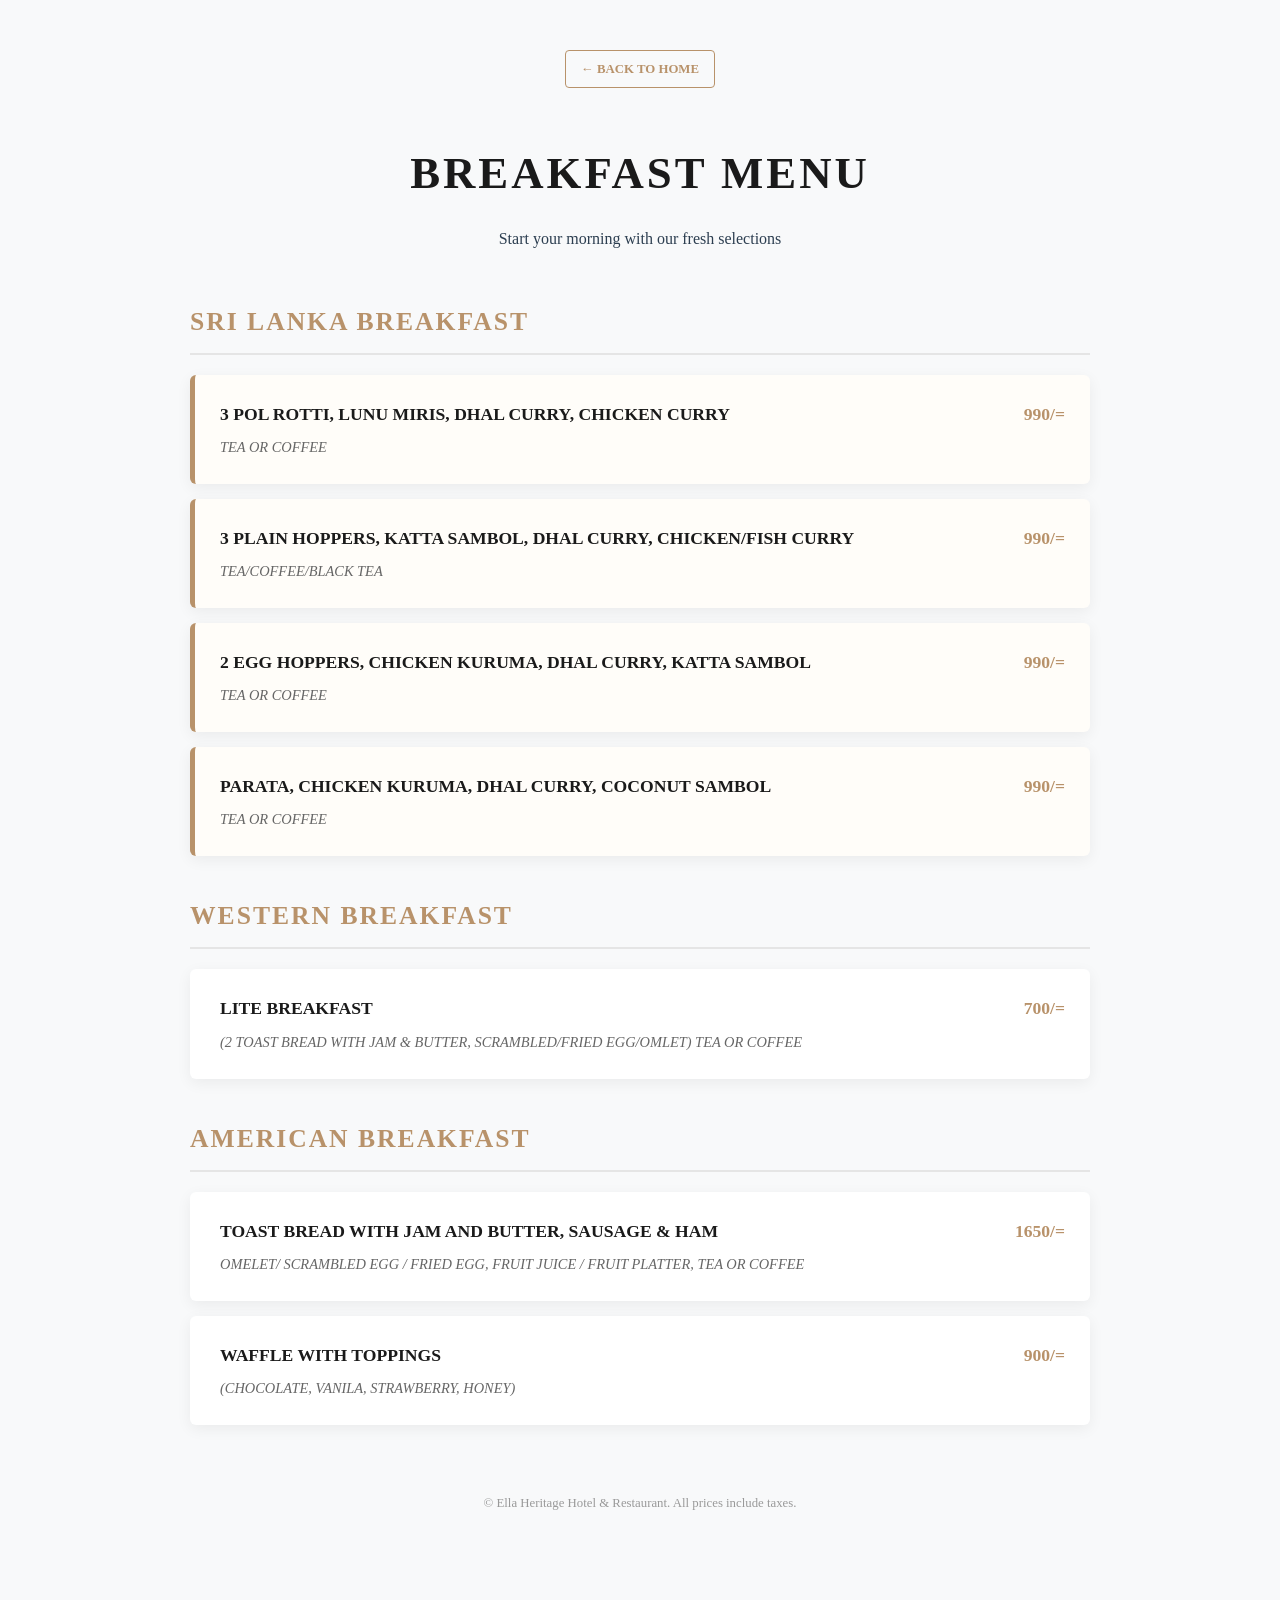
<file: breakfast.html>
<!DOCTYPE html>
<html lang="en">
<head>
    <meta charset="UTF-8">
    <meta name="viewport" content="width=device-width, initial-scale=1.0">
    <title>Breakfast Menu | Ella Heritage Restaurant</title>
    <style>
        /* --- Shared Styles with Ala Carte --- */
        body {
            font-family: 'Georgia', serif;
            line-height: 1.6;
            color: #2c3e50;
            background-color: #f8f9fa;
            margin: 0;
            padding: 0;
        }

        .menu-container {
            max-width: 900px;
            margin: 50px auto;
            padding: 0 20px;
        }

        header {
            text-align: center;
            margin-bottom: 50px;
        }

        h1 { 
            font-size: 2.8rem; 
            color: #1a1a1a; 
            margin-bottom: 10px;
            text-transform: uppercase;
            letter-spacing: 3px;
        }
        
        .back-btn {
            display: inline-block;
            text-decoration: none;
            color: #b8926a;
            font-weight: bold;
            text-transform: uppercase;
            font-size: 0.8rem;
            border: 1px solid #b8926a;
            padding: 8px 15px;
            border-radius: 4px;
            margin-bottom: 20px;
        }

        .section-title {
            color: #b8926a;
            font-size: 1.6rem;
            text-transform: uppercase;
            letter-spacing: 2px;
            margin: 40px 0 20px 0;
            border-bottom: 2px solid #e5e5e5;
            padding-bottom: 10px;
        }

        /* --- Menu Card Styles --- */
        .menu-card {
            background: white;
            padding: 25px;
            margin-bottom: 15px;
            border-radius: 6px;
            box-shadow: 0 4px 15px rgba(0,0,0,0.06);
            border-left: 5px solid transparent;
            transition: transform 0.2s;
        }

        .menu-card:hover {
            transform: translateY(-2px);
        }

        /* Highlight Sri Lankan Items */
        .lankan-special {
            border-left: 5px solid #b8926a;
            background: #fffdf9;
        }

        .item-header {
            display: flex;
            justify-content: space-between;
            align-items: baseline;
        }

        .item-title {
            font-size: 1.1rem;
            color: #1a1a1a;
            margin: 0;
            text-transform: uppercase;
            font-weight: bold;
        }

        .item-price {
            color: #b8926a;
            font-weight: bold;
            font-size: 1.1rem;
        }

        .item-description {
            color: #666;
            font-style: italic;
            font-size: 0.9rem;
            margin: 8px 0 0 0;
            text-transform: uppercase;
        }

        footer {
            text-align: center;
            padding: 40px;
            color: #999;
            font-size: 0.8rem;
        }

        @media (max-width: 600px) {
            .item-header { flex-direction: column; }
            .item-price { margin-top: 5px; }
        }
    </style>
</head>
<body>

    <div class="menu-container">
        <header>
            <a href="index.html" class="back-btn">← Back to Home</a>
            <h1>Breakfast Menu</h1>
            <p>Start your morning with our fresh selections</p>
        </header>

        <h2 class="section-title">Sri Lanka Breakfast</h2>

        <div class="menu-card lankan-special">
            <div class="item-header">
                <h3 class="item-title">3 Pol Rotti, Lunu Miris, Dhal Curry, Chicken Curry</h3>
                <span class="item-price">990/=</span>
            </div>
            <p class="item-description">Tea or Coffee</p>
        </div>

        <div class="menu-card lankan-special">
            <div class="item-header">
                <h3 class="item-title">3 Plain Hoppers, Katta Sambol, Dhal Curry, Chicken/Fish Curry</h3>
                <span class="item-price">990/=</span>
            </div>
            <p class="item-description">Tea/Coffee/Black Tea</p>
        </div>

        <div class="menu-card lankan-special">
            <div class="item-header">
                <h3 class="item-title">2 Egg Hoppers, Chicken Kuruma, Dhal Curry, Katta Sambol</h3>
                <span class="item-price">990/=</span>
            </div>
            <p class="item-description">Tea or Coffee</p>
        </div>

        <div class="menu-card lankan-special">
            <div class="item-header">
                <h3 class="item-title">Parata, Chicken Kuruma, Dhal Curry, Coconut Sambol</h3>
                <span class="item-price">990/=</span>
            </div>
            <p class="item-description">Tea or Coffee</p>
        </div>

        <h2 class="section-title">Western Breakfast</h2>

        <div class="menu-card">
            <div class="item-header">
                <h3 class="item-title">Lite Breakfast</h3>
                <span class="item-price">700/=</span>
            </div>
            <p class="item-description">(2 Toast Bread with Jam & Butter, Scrambled/Fried Egg/Omlet) Tea or Coffee</p>
        </div>

        <h2 class="section-title">American Breakfast</h2>

        <div class="menu-card">
            <div class="item-header">
                <h3 class="item-title">Toast Bread with Jam and Butter, Sausage & Ham</h3>
                <span class="item-price">1650/=</span>
            </div>
            <p class="item-description">Omelet/ Scrambled Egg / Fried Egg, Fruit Juice / Fruit Platter, Tea or Coffee</p>
        </div>

        <div class="menu-card">
            <div class="item-header">
                <h3 class="item-title">Waffle with Toppings</h3>
                <span class="item-price">900/=</span>
            </div>
            <p class="item-description">(Chocolate, Vanila, Strawberry, Honey)</p>
        </div>

        <footer>
            <p>© Ella Heritage Hotel & Restaurant. All prices include taxes.</p>
        </footer>
    </div>

</body>
</html>
</file>
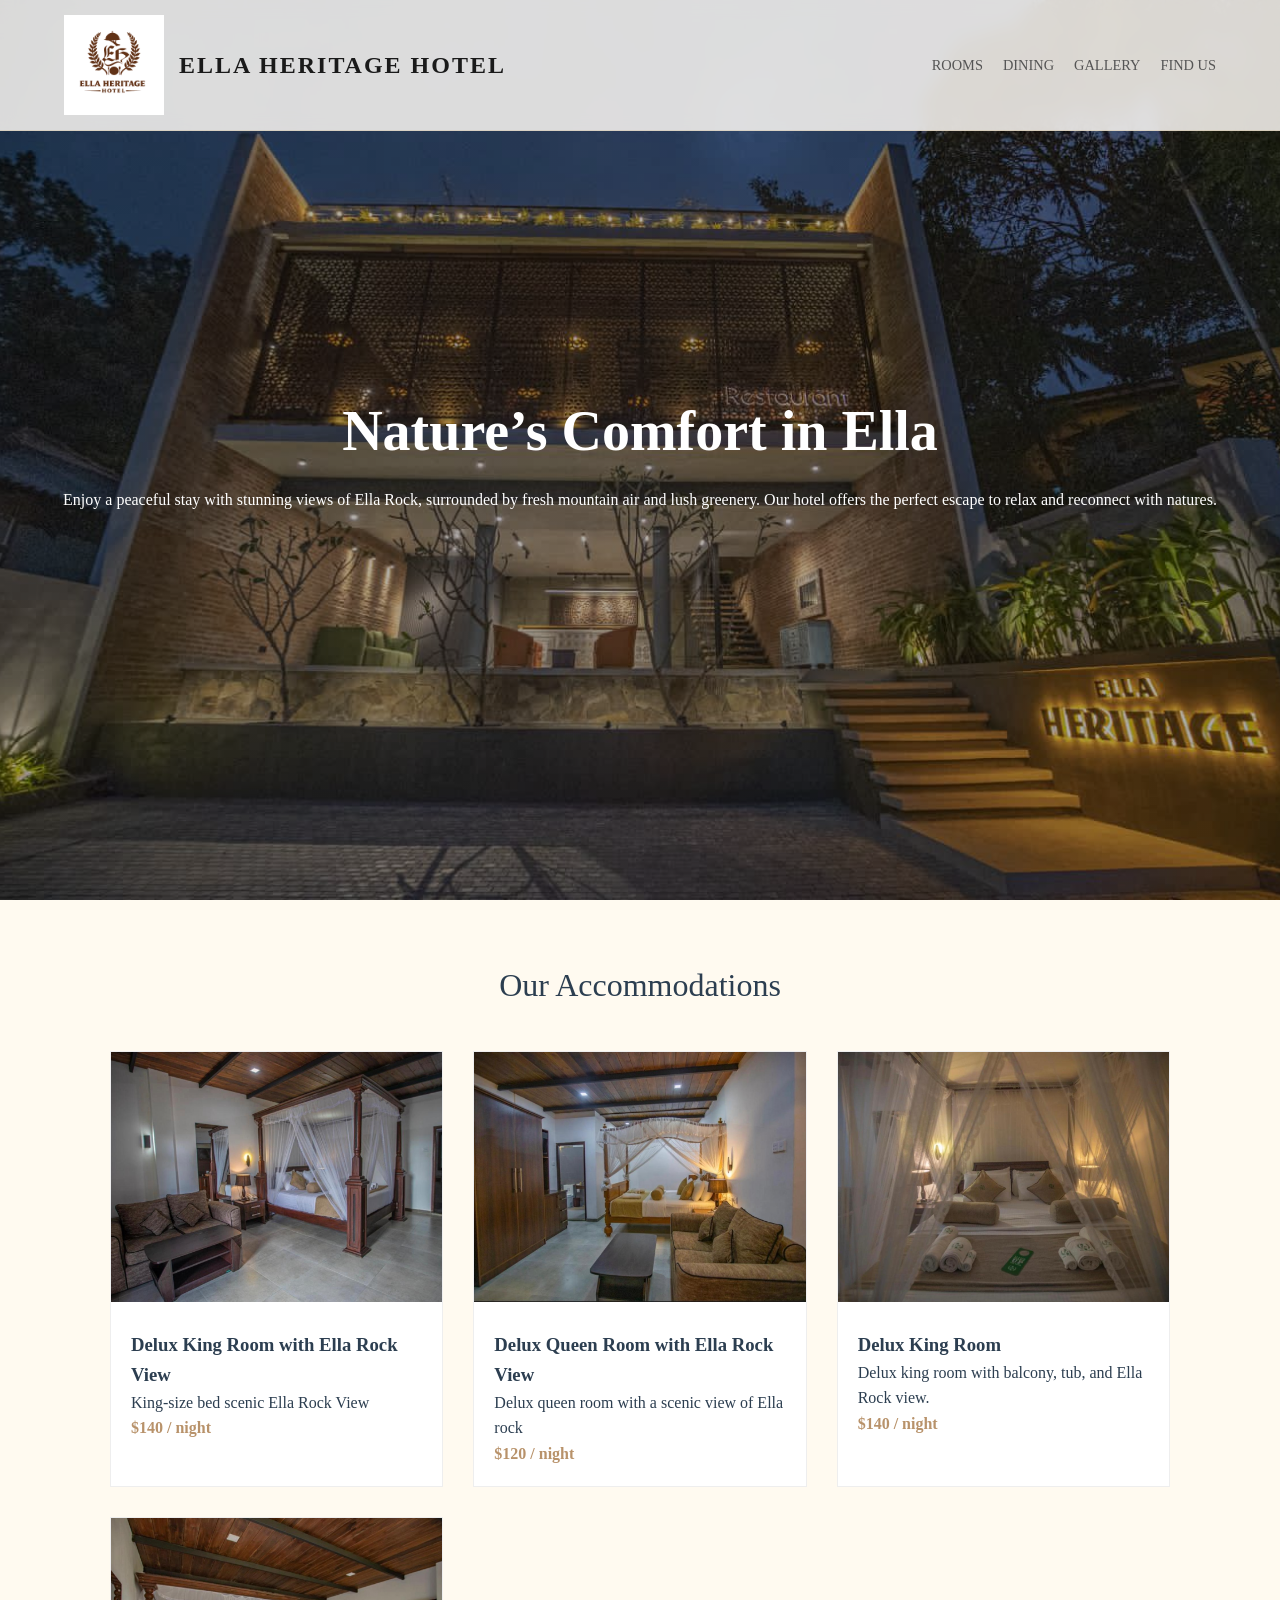
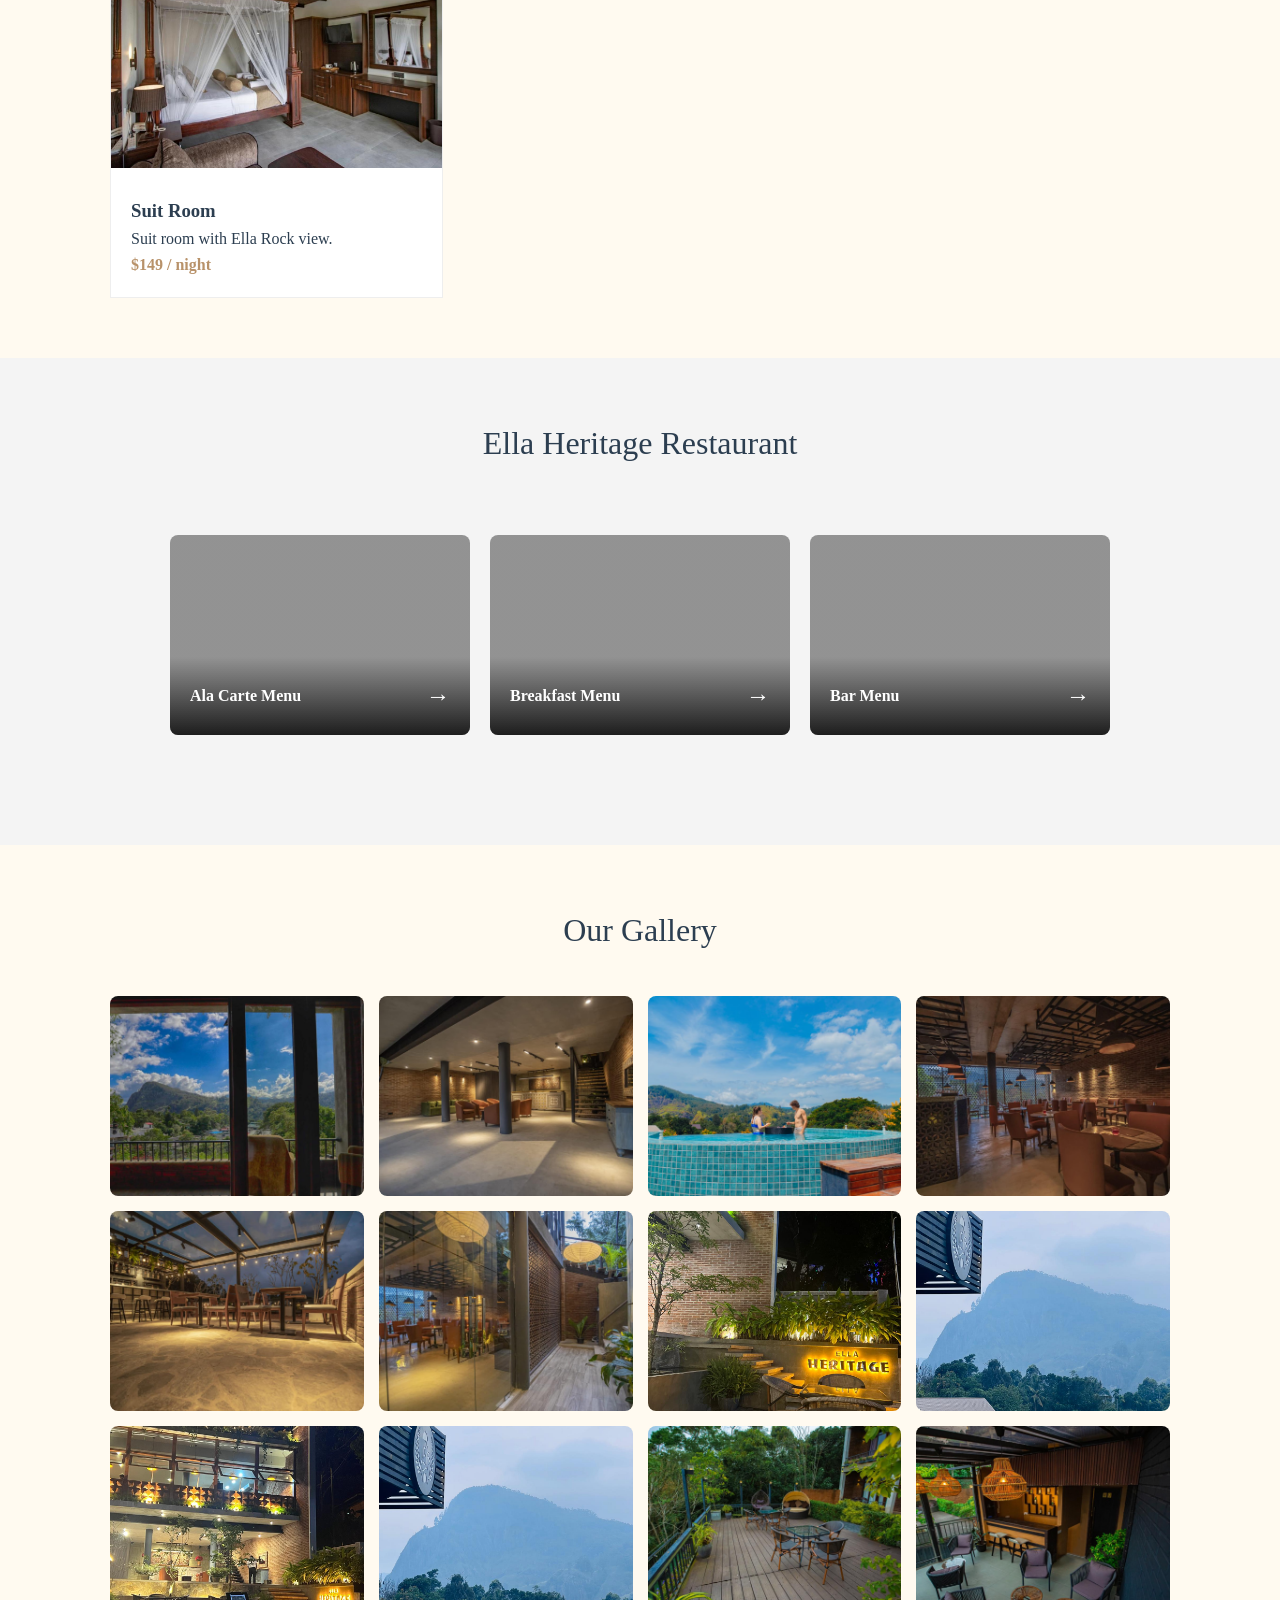
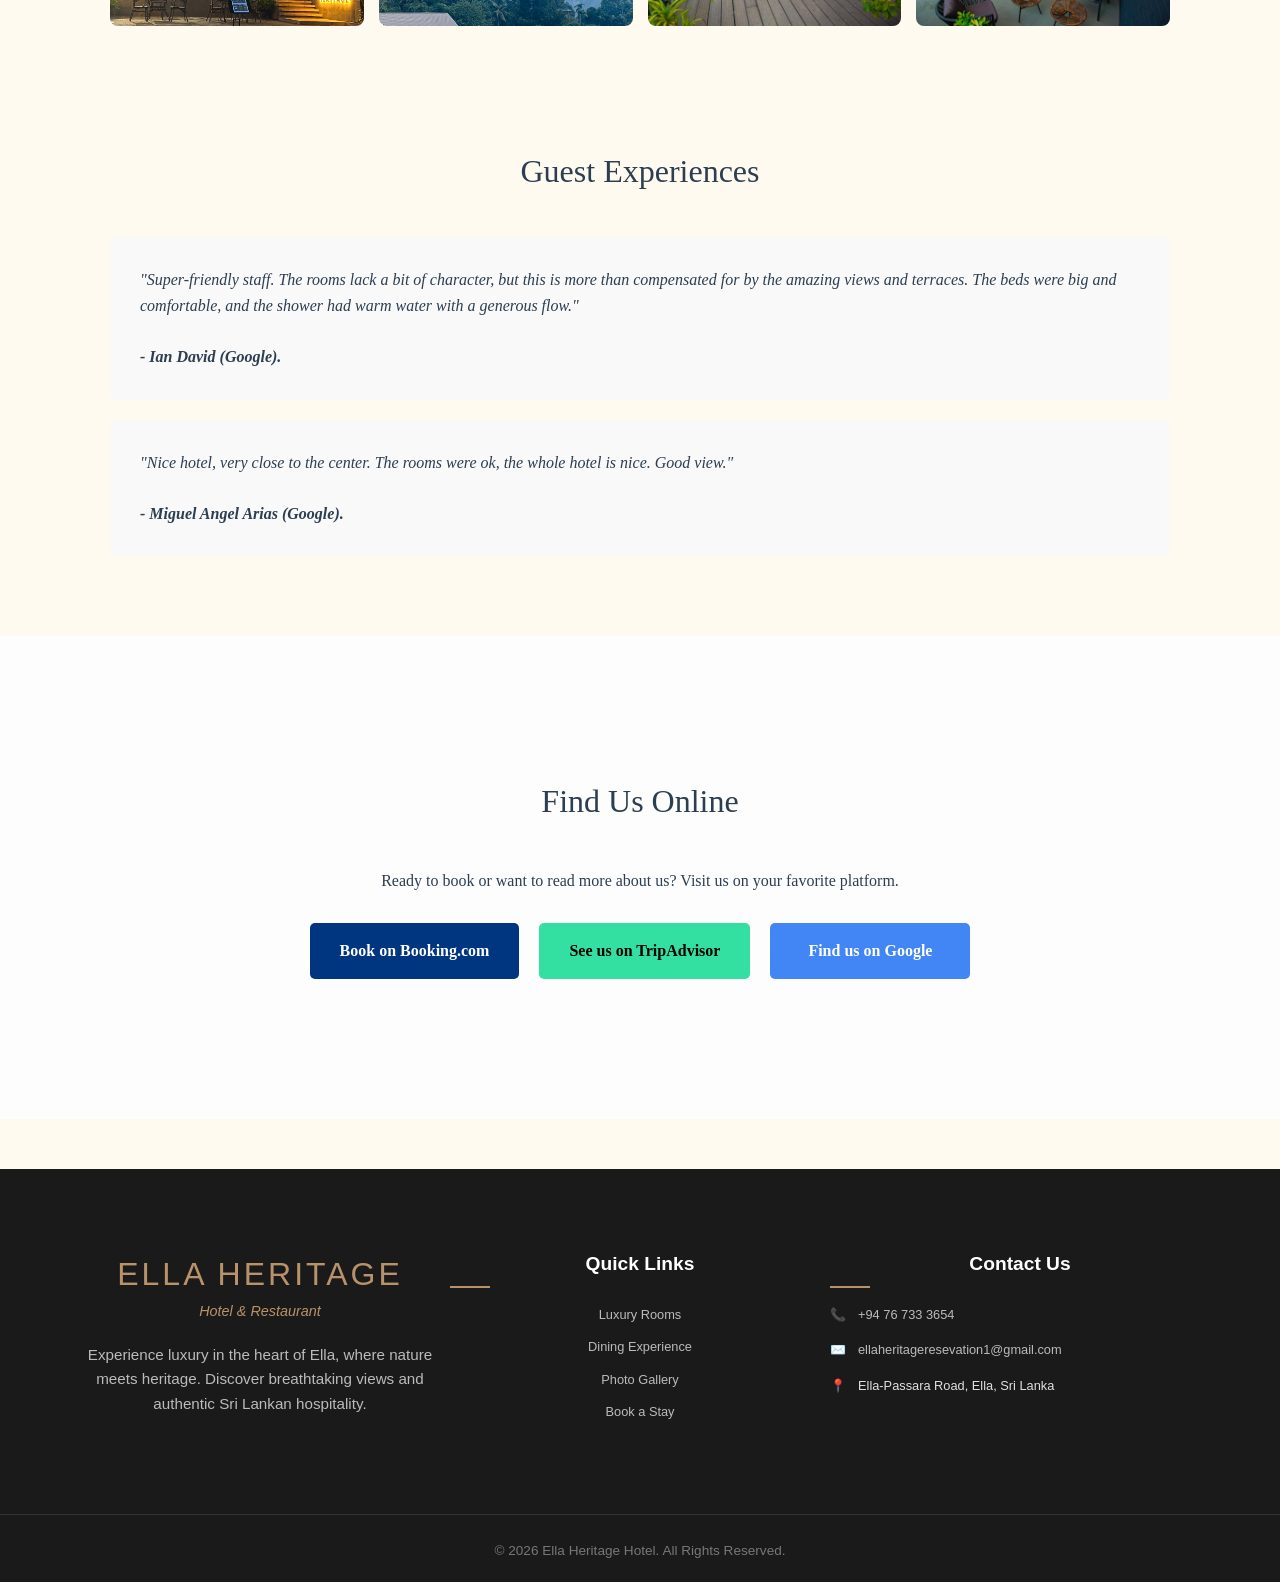
<file: hotel.html>
<!DOCTYPE html>
<html lang="en">
<head>
    <meta charset="UTF-8">
    <meta name="viewport" content="width=device-width, initial-scale=1.0">
    <title>Ella Heritage Hotel</title>
    <link rel="stylesheet" href="style.css">
</head>
<body>

    <nav>
        <div class="logo">
        <img src="logo.jpeg" alt="Grand Oasis Logo" class="header-logo">
        <span>ELLA HERITAGE HOTEL</span></div>
        <ul>
            <li><a href="#rooms">Rooms</a></li>
            <li><a href="#dining">Dining</a></li>
            <li><a href="#gallery">Gallery</a></li>
            <li><a href="#reserve">Find Us</a></li>
        </ul>
    </nav>

    <div class="hero">
        <div class="hero-text">
            <h1>Nature’s Comfort in Ella</h1>
            <p>Enjoy a peaceful stay with stunning views of Ella Rock, surrounded by fresh mountain air and lush greenery. Our hotel offers the perfect escape to relax and reconnect with natures.</p>
        </div>
    </div>

    
        
  <div class="container" id="rooms">
    <h2>Our Accommodations</h2>
    <div class="room-grid">
        
        <div class="room-card">
            <img src="dk1.jpeg" alt="Executive Suite">
            <div class="room-info">
                <h3>Delux King Room with Ella Rock View</h3>
                <p>King-size bed scenic Ella Rock View</p>
                <p class="price">$140 / night</p>
            </div>
        </div>

        <div class="room-card">
            <img src="dk5.jpeg" alt="Garden Villa">
            <div class="room-info">
                <h3>Delux Queen Room with Ella Rock View</h3>
                <p>Delux queen room with a scenic view of Ella rock</p>
                <p class="price">$120 / night</p>
            </div>
        </div>

        <div class="room-card">
            <img src="dk2.jpeg" alt="Garden Villa">
            <div class="room-info">
                <h3>Delux King Room</h3>
                <p>Delux king room with balcony, tub, and Ella Rock view.</p>
                <p class="price">$140 / night</p>
            </div>
        </div>

        <div class="room-card">
            <img src="dk4.jpeg" alt="Garden Villa">
            <div class="room-info">
                <h3>Suit Room</h3>
                <p>Suit room with Ella Rock view.</p>
                <p class="price">$149 / night</p>
            </div>
        </div>

    </div> </div> 



    <div id="dining" style="background-color: #f4f4f4;">
        <div class="container">
            <h2>Ella Heritage Restaurant</h2>
            <div class="dining">
                <div class="dining-img">
                  
                </div><br>
                <div class="dining-text">
                    
         <div class="menu-image-nav">
    <a href="alacarte.html" class="menu-card" style="background-image: linear-gradient(rgba(0,0,0,0.4), rgba(0,0,0,0.4)), url('https://images.unsplash.com/photo-1504674900247-0877df9cc836?auto=format&fit=crop&w=500&q=80');">
        <div class="card-info">
            <span>Ala Carte Menu</span>
            <span class="arrow">→</span>
        </div>
    </a>

    <a href="breakfast.html" class="menu-card" style="background-image: linear-gradient(rgba(0,0,0,0.4), rgba(0,0,0,0.4)), url('https://images.unsplash.com/photo-1493770348161-369560ae357d?auto=format&fit=crop&w=500&q=80');">
        <div class="card-info">
            <span>Breakfast Menu</span>
            <span class="arrow">→</span>
        </div>
    </a>

    <a href="bar.html" class="menu-card" style="background-image: linear-gradient(rgba(0,0,0,0.4), rgba(0,0,0,0.4)), url('https://images.unsplash.com/photo-1470337458703-46ad1756a187?auto=format&fit=crop&w=500&q=80');">
        <div class="card-info">
            <span>Bar Menu</span>
            <span class="arrow">→</span>
        </div>
    </a>
</div>
                </div>
            </div>
        </div>
    </div>
<section id="gallery" class="container">
    <h2>Our Gallery</h2>
    <div class="gallery-grid">
        <div class="gallery-item"><img src="view.jpeg" alt="Hotel View"></div>
        <div class="gallery-item"><img src="lobby.jpeg" alt="Lobby"></div>
        <div class="gallery-item"><img src="pool.jpeg" alt="Jacuzzi"></div>
        <div class="gallery-item"><img src="restaurant.jpeg" alt="Restaurant"></div>
        <div class="gallery-item"><img src="bar.jpeg" alt="Bar"></div>
        <div class="gallery-item"><img src="1.jpeg" alt="Night View"></div>
        <div class="gallery-item"><img src="2.jpeg" alt="Bar"></div>
        <div class="gallery-item"><img src="3.jpeg" alt="Night View"></div>
         <div class="gallery-item"><img src="4.jpeg" alt="Bar"></div>
        <div class="gallery-item"><img src="5.jpeg" alt="Night View"></div>
        <div class="gallery-item"><img src="6.jpeg" alt="Bar"></div>
        <div class="gallery-item"><img src="7.jpeg" alt="Night View"></div>
    </div>
</section>
    <div class="container">
        <h2>Guest Experiences</h2>
        <div class="review-box">
            "Super-friendly staff. The rooms lack a bit of character, but this is more than compensated for by the amazing views and terraces. The beds were big and comfortable, and the shower had warm water with a generous flow."
            <br><br><strong>- Ian David (Google).</strong>
        </div>
        <div class="review-box">
            "Nice hotel, very close to the center. The rooms were ok, the whole hotel is nice. Good view."
            <br><br><strong>- Miguel Angel Arias (Google).</strong>
        </div>
    </div>

    
    <section class="booking-links" id="reserve">
        <div class="container">
            <h2>Find Us Online</h2>
            <p>Ready to book or want to read more about us? Visit us on your favorite platform.</p>
            
            <div class="button-container">
                <a href="https://www.booking.com/searchresults.en-gb.html?aid=311984&label=ella-heritage-ArAZE_kcP0_WlBEOyqg3xAS393162424931%3Apl%3Ata%3Ap1%3Ap2%3Aac%3Aap%3Aneg%3Afi%3Atikwd-846448956180%3Alp9069790%3Ali%3Adec%3Adm%3Appccp%3DUmFuZG9tSVYkc2RlIyh9YbSsBl3MCvHsD8UKUHIRFxY&gclid=CjwKCAiAj8LLBhAkEiwAJjbY71N3JMHD12bqEdDhzUcSdnPgGr76KgS98NeHVg637wrN_dZ1zptRpxoCBgMQAvD_BwE&highlighted_hotels=2428299&redirected=1&city=-2216722&hlrd=no_dates&source=hotel&expand_sb=1&keep_landing=1&sid=bba528ce3101c1080103c6ceed85960e" target="_blank" class="external-btn btn-booking">
                    Book on Booking.com
                </a>

                <a href="https://www.tripadvisor.com/HotelHighlight-g616035-d12515012-Reviews-Ella_Heritage-Ella_Uva_Province.html" target="_blank" class="external-btn btn-tripadvisor">
                    See us on TripAdvisor
                </a>

                <a href="https://www.google.com/search?q=ella+heritage+hotel&oq=ella+heritage&gs_lcrp=[base64]&sourceid=chrome&ie=UTF-8" target="_blank" class="external-btn btn-google">
                    Find us on Google
                </a>
            </div>
        </div>
    </section>

    <footer class="main-footer">
    <div class="footer-content">
        <div class="footer-section about">
            <h2 class="footer-logo">ELLA HERITAGE</h2>
            <p class="tagline">Hotel & Restaurant</p>
            <p class="description">Experience luxury in the heart of Ella, where nature meets heritage. Discover breathtaking views and authentic Sri Lankan hospitality.</p>
        </div>

        <div class="footer-section links">
            <h3>Quick Links</h3>
            <ul>
                <li><a href="#rooms">Luxury Rooms</a></li>
                <li><a href="#dining">Dining Experience</a></li>
                <li><a href="#gallery">Photo Gallery</a></li>
                <li><a href="#reserve">Book a Stay</a></li>
            </ul>
        </div>

        <div class="footer-section contact">
            <h3>Contact Us</h3>
            <div class="contact-item">
                <span class="icon">📞</span>
                <a href="tel:+94767333654">+94 76 733 3654</a>
            </div>
            <div class="contact-item">
                <span class="icon">✉️</span>
                <a href="mailto:ellaheritageresevation1@gmail.com">ellaheritageresevation1@gmail.com</a>
            </div>
            <div class="contact-item">
                <span class="icon">📍</span>
                <span>Ella-Passara Road, Ella, Sri Lanka</span>
            </div>
        </div>
    </div>

    <div class="footer-bottom">
        <p>&copy; 2026 Ella Heritage Hotel. All Rights Reserved.</p>
    </div>
</footer>
</body>
</html>
</file>
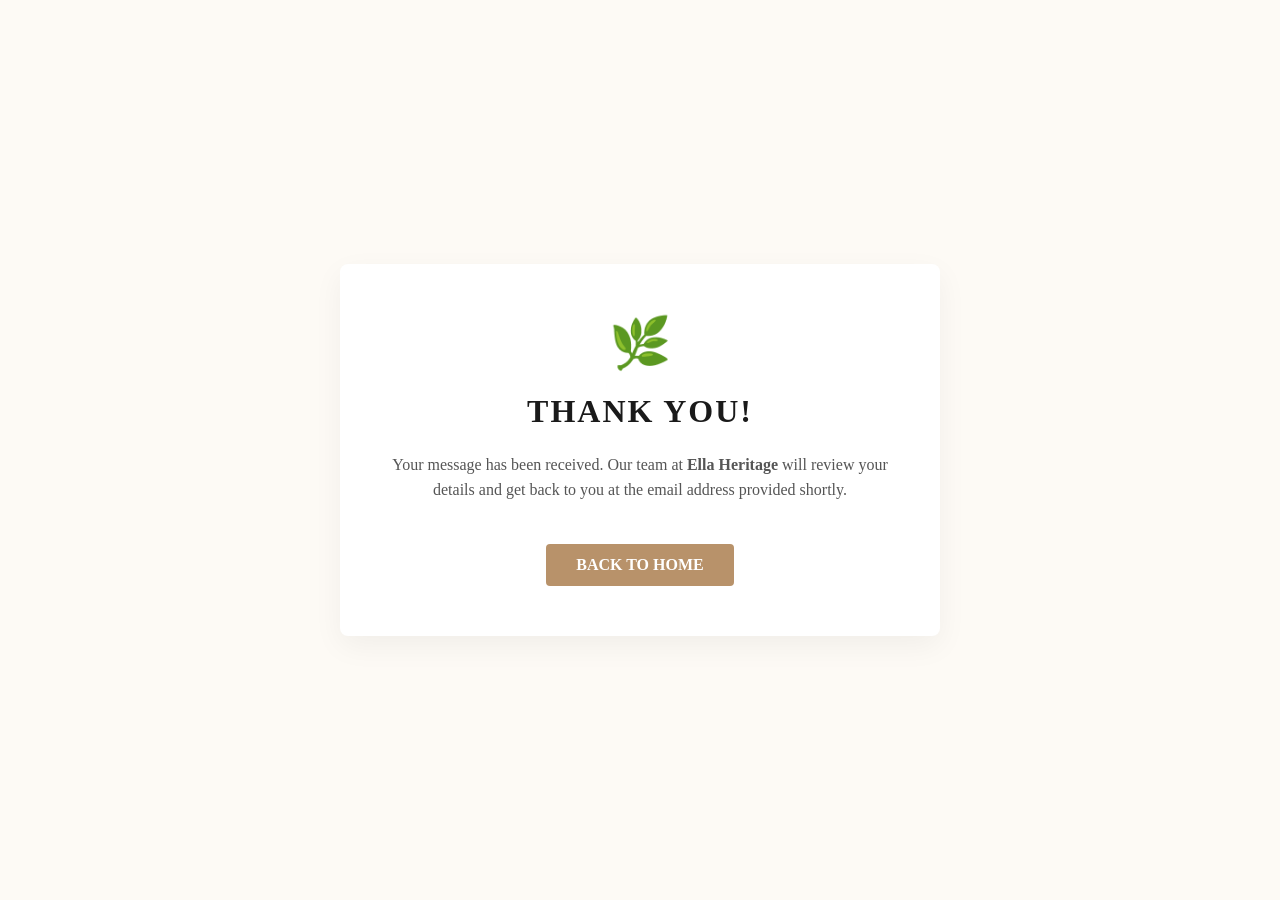
<file: thank-you.html>
<!DOCTYPE html>
<html lang="en">
<head>
    <meta charset="UTF-8">
    <meta name="viewport" content="width=device-width, initial-scale=1.0">
    <title>Thank You | Ella Heritage</title>
    <style>
        body {
            font-family: 'Georgia', serif;
            background-color: #fdfaf5;
            display: flex;
            justify-content: center;
            align-items: center;
            height: 100vh;
            margin: 0;
            text-align: center;
        }
        .thank-you-card {
            background: white;
            padding: 50px;
            border-radius: 8px;
            box-shadow: 0 10px 30px rgba(0,0,0,0.05);
            max-width: 500px;
        }
        .icon { font-size: 50px; color: #b8926a; margin-bottom: 20px; }
        h1 { color: #1a1a1a; text-transform: uppercase; letter-spacing: 2px; }
        p { color: #555; line-height: 1.6; }
        .back-btn {
            display: inline-block;
            margin-top: 25px;
            padding: 12px 30px;
            background-color: #b8926a;
            color: white;
            text-decoration: none;
            text-transform: uppercase;
            font-weight: bold;
            border-radius: 4px;
            transition: 0.3s;
        }
        .back-btn:hover { background-color: #1a1a1a; }
    </style>
</head>
<body>

<div class="thank-you-card">
    <div class="icon">🌿</div>
    <h1>Thank You!</h1>
    <p>Your message has been received. Our team at <strong>Ella Heritage</strong> will review your details and get back to you at the email address provided shortly.</p>
    <a href="index.html" class="back-btn">Back to Home</a>
</div>

</body>
</html>
</file>
<file: style.css>
/* style.css */
* { 
    box-sizing: border-box; 
    margin: 0; 
    padding: 0; 
}





body { 
    font-family: 'Georgia', serif; 
    line-height: 1.6; 
    color: #2c3e50; 
    background-color: #FFFAF0; 
}

.logo {
    display: flex;
    align-items: center; /* This centers the logo and text vertically */
    gap: 15px;           /* Space between the logo and the name */
    font-weight: bold;
    font-size: 1.5rem;
    color: #b8926a;      /* Matching your gold theme */
}

.header-logo {
    height: 100px;        /* Adjust this to make your logo bigger or smaller */
    width: auto;         /* Keeps the logo's original proportions */
    object-fit: contain;
}

/* Optional: Make the logo slightly smaller on mobile */
@media (max-width: 600px) {
    .header-logo {
        height: 30px;
    }
}

/* Navigation */
nav {
    display: flex;
    justify-content: space-between;
    align-items: center;
    padding: 15px 5%; /* Keeps content away from the very edges */
    
    /* Fixing the width */
    position: fixed; 
    top: 0;
    left: 0;
    width: 100%; /* Changed from 90% to 100% */
    box-sizing: border-box; /* Crucial: includes padding in the 100% width */
    
    z-index: 1000;
    background-color: rgba(253, 250, 245, 0.85); 
    backdrop-filter: blur(8px);
    border-bottom: 1px solid rgba(197, 160, 89, 0.2);
}

/* Base Icon Styling */
.menu-icon {
    display: none; /* Hidden on desktop */
    cursor: pointer;
    flex-direction: column;
    gap: 5px;
}

.bar {
    width: 25px;
    height: 3px;
    background-color: #c5a059; /* Your gold color */
    transition: 0.3s;
}

/* Mobile View (Below 768px) */
@media (max-width: 768px) {
    .menu-icon {
        display: flex; /* Show icon on mobile */
    }

    #nav-links {
        display: none; /* Hide links by default */
        flex-direction: column;
        position: absolute;
        top: 60px;
        left: 0;
        width: 100%;
        background-color: #ffffff;
        padding: 20px 0;
        box-shadow: 0 5px 10px rgba(0,0,0,0.1);
        z-index: 1000;
    }

    /* This class is added by JavaScript */
    #nav-links.show {
        display: flex !important;
    }
}

/* Desktop View (Above 768px) */
@media (min-width: 769px) {
    #nav-links {
        display: flex !important;
        list-style: none;
        gap: 20px;
    }
}


/* Hide standard menu on mobile and setup icon */
.menu-icon {
    display: flex;
    flex-direction: column;
    justify-content: space-around;
    width: 30px;
    height: 21px;
    cursor: pointer;
    z-index: 1001;
}

.menu-icon span {
    width: 100%;
    height: 2px;
    background-color: var(--royal-gold); /* Using your gold color */
    transition: 0.3s;
}

/* Menu styling */
#nav-links {
    display: none; /* Hidden by default */
    flex-direction: column;
    position: absolute;
    top: 70px;
    right: 0;
    background: rgba(255, 255, 255, 0.98);
    width: 100%;
    text-align: center;
    padding: 20px 0;
    box-shadow: 0 10px 20px rgba(0,0,0,0.1);
    border-bottom: 2px solid var(--royal-gold);
}

/* Show menu when "active" class is added */
#nav-links.active {
    display: flex;
}

#nav-links li {
    margin: 15px 0;
}


/* 1. Ensure the Nav is on the very top layer */
nav {
    z-index: 9999 !important; /* Forces it above the hero image */
    position: fixed;
    width: 100%;
    top: 0;
    left: 0;
    box-sizing: border-box;
}

/* 2. Fix the "Show" functionality */
#nav-links {
    display: none; /* Hidden by default */
    flex-direction: column;
    background-color: #fdfaf5;
    position: absolute;
    top: 100%; /* Sits right under the nav bar */
    right: 0;
    width: 250px;
    box-shadow: -5px 5px 15px rgba(0,0,0,0.1);
}

/* 3. This is what the JavaScript "Toggles" */
#nav-links.show {
    display: flex !important;
}



/* For larger screens: Show the full menu, hide the icon */
@media (min-width: 769px) {
    .menu-icon { display: none; }
    #nav-links {
        display: flex !important;
        position: static;
        flex-direction: row;
        width: auto;
        background: transparent;
        box-shadow: none;
        border: none;
    }
    #nav-links li { margin: 0 15px; }
}
.logo { 
    font-size: 1.5rem; 
    font-weight: bold; 
    letter-spacing: 2px; 
    color: #1a1a1a; 
}

nav ul { list-style: none; display: flex; }
nav ul li { margin-left: 20px; }
nav ul li a { 
    text-decoration: none; 
    color: #555; 
    font-size: 0.9rem; 
    text-transform: uppercase; 
}

/* Hero Image */
.hero {
    /* Replace 'hero-image.jpg' with your actual Ella view filename */
    background-image: linear-gradient(rgba(0,0,0,0.3), rgba(0,0,0,0.3)), url('photo1.jpeg'); 
    background-size: cover;
    background-position: center;
    background-attachment: fixed; /* This creates a luxury parallax effect */
    min-height: 100vh; /* Ensures it fills the whole screen */
    display: flex;
    align-items: center;
    justify-content: center;
    color: white;
    text-align: center;
}
}


#nav-links {
    display: none;
    flex-direction: column;
    position: absolute;
    top: 75px;
    right: 5%;
    background-color: #fdfaf5; /* Solid light yellow for readability */
    width: 220px;
    padding: 20px;
    box-shadow: 0 10px 25px rgba(0,0,0,0.1);
    border: 1px solid #c5a059;
    border-radius: 4px;
}

#nav-links.show {
    display: flex;
}





.hero-text h1 { font-size: 3.5rem; margin-bottom: 10px; }

/* Main Content Container */
.container { max-width: 1100px; margin: auto; padding: 60px 20px; }

h2 { text-align: center; margin-bottom: 40px; font-size: 2rem; font-weight: 300; }

/* Room Details Grid */
.room-grid {
    display: grid;
    /* This creates 4 equal columns */
    grid-template-columns: repeat(4, 1fr); 
    gap: 10px;
    width: 100%;
}

.room-card {
    background: #fff;
    border: 1px solid #eee;
    text-align: left;
}

.room-card img {
    .room-card img {
    width: 100%;      /* Keeps the image filling the card width */
    height: 50px;     /* Change this number (e.g., 120px) to make it even smaller */
    object-fit: cover; /* This prevents the image from looking stretched */
}
}

/* Important: Make sure the container is wide enough to hold 4 rooms */
.container {
    max-width: 1000px;
    margin: 0 auto;
    padding: 20px;
}

/* Restaurant Section */

.menu-image-nav {
    display: flex;
    gap: 20px;
    justify-content: center;
    flex-wrap: wrap;
    margin-bottom: 50px;
}

.menu-card {
    position: relative;
    width: 300px;
    height: 200px;
    background-size: cover;
    background-position: center;
    border-radius: 8px;
    text-decoration: none;
    display: flex;
    align-items: flex-end; /* Puts text at the bottom */
    transition: transform 0.3s ease, box-shadow 0.3s ease;
    overflow: hidden;
}

.menu-card:hover {
    transform: translateY(-5px);
    box-shadow: 0 10px 20px rgba(0,0,0,0.2);
}

.card-info {
    width: 100%;
    padding: 20px;
    color: white;
    font-weight: bold;
    display: flex;
    justify-content: space-between;
    align-items: center;
    background: linear-gradient(transparent, rgba(0,0,0,0.8)); /* Darkens bottom for text readability */
}

.arrow {
    font-size: 1.5rem;
    transition: transform 0.3s ease;
}

.menu-card:hover .arrow {
    transform: translateX(10px); /* Arrow moves right on hover */
}


/* Gallery Styles */
.gallery-grid {
    display: grid;
    grid-template-columns: repeat(auto-fit, minmax(250px, 1fr)); /* Responsive columns */
    gap: 15px;
    margin-top: 20px;
}

.gallery-item {
    overflow: hidden;
    border-radius: 8px;
    height: 200px; /* Set a fixed height for a uniform look */
}

.gallery-item img {
    width: 100%;
    height: 100%;
    object-fit: cover; /* Ensures images don't stretch */
    transition: transform 0.5s ease;
    cursor: pointer;
}

/* Zoom effect when you hover over a photo */
.gallery-item img:hover {
    transform: scale(1.1);
}
/* Reviews Section */
.review-box { 
    background: #f9f9f9; 
    padding: 30px; 
    margin-bottom: 20px; 
    font-style: italic; 
    border-radius: 8px; 
}

.contact-section {
    padding: 80px 20px;
    background-color: #fdfaf5; /* Soft cream background */
}

.contact-container {
    max-width: 1100px;
    margin: 0 auto;
    display: grid;
    grid-template-columns: 1fr 1fr;
    gap: 50px;
}

.contact-info h2 { color: #1a1a1a; margin-bottom: 30px; }

.info-item {
    display: flex;
    gap: 15px;
    margin-bottom: 25px;
}

.info-item h4 { margin: 0; color: #b8926a; text-transform: uppercase; font-size: 0.9rem; }
.info-item p { margin: 5px 0 0; color: #555; }
.info-item a { color: inherit; text-decoration: none; transition: 0.3s; }
.info-item a:hover { color: #b8926a; }

.map-container {
    margin-top: 30px;
    border: 5px solid white;
    box-shadow: 0 5px 15px rgba(0,0,0,0.1);
}

/* Form Styling */
.contact-form-box {
    background: white;
    padding: 40px;
    border-radius: 8px;
    box-shadow: 0 10px 30px rgba(0,0,0,0.05);
}

.form-group { margin-bottom: 20px; }
.form-group label { display: block; margin-bottom: 8px; font-weight: bold; color: #333; }
.form-group input, .form-group textarea {
    width: 100%;
    padding: 12px;
    border: 1px solid #ddd;
    border-radius: 4px;
    font-family: inherit;
}

.send-btn {
    background: #b8926a;
    color: white;
    border: none;
    padding: 15px 30px;
    text-transform: uppercase;
    font-weight: bold;
    cursor: pointer;
    width: 100%;
    transition: 0.3s;
}

.send-btn:hover { background: #1a1a1a; }

/* Mobile Responsive */
@media (max-width: 768px) {
    .contact-container { grid-template-columns: 1fr; }
}

.booking-section {
    padding: 80px 20px;
    background-color: #ffffff;
}

.booking-container {
    max-width: 800px;
    margin: 0 auto;
}

.booking-header {
    text-align: center;
    margin-bottom: 40px;
}

.booking-header h2 {
    font-size: 2.2rem;
    color: #1a1a1a;
    text-transform: uppercase;
    letter-spacing: 2px;
}

.booking-form-wrapper {
    background: #fffdf9;
    padding: 40px;
    border: 1px solid #f1e5d5;
    border-radius: 8px;
    box-shadow: 0 15px 40px rgba(0,0,0,0.05);
}

.form-row {
    display: flex;
    gap: 20px;
}

.form-row .form-group {
    flex: 1;
}

.booking-btn {
    background: #b8926a; /* Your signature gold */
    color: white;
    border: none;
    padding: 18px;
    width: 100%;
    font-size: 1rem;
    font-weight: bold;
    text-transform: uppercase;
    cursor: pointer;
    transition: 0.3s ease;
    border-radius: 4px;
}

.booking-btn:hover {
    background: #1a1a1a;
}

.form-notice {
    text-align: center;
    margin-top: 20px;
    color: #777;
    font-style: italic;
}

/* Responsive adjustment for mobile */
@media (max-width: 600px) {
    .form-row {
        flex-direction: column;
        gap: 0;
    }
}

/* Booking Form */
.booking-form { background: #1a1a1a; color: white; padding: 40px; border-radius: 8px; }
.booking-form h2 { color: white; border: none; }
.booking-form input, .booking-form select { 
    width: 100%; 
    padding: 12px; 
    margin: 10px 0; 
    border: none; 
    border-radius: 4px; 
}

.btn { 
    background: #b8926a; 
    color: white; 
    border: none; 
    padding: 15px 30px; 
    cursor: pointer; 
    width: 100%; 
    font-size: 1rem; 
    margin-top: 10px;
    transition: background 0.3s;
}

.btn:hover { background: #a67f56; }

footer { text-align: center; padding: 40px; background: #eee; margin-top: 50px; font-size: 0.8rem; }





/* Booking Section */
.booking-links {
    background: #fdfdfd;
    padding: 80px 20px;
    text-align: center;
}

.button-container {
    display: flex;
    justify-content: center;
    gap: 20px;
    flex-wrap: wrap;
    margin-top: 30px;
}

.external-btn {
    padding: 15px 30px;
    text-decoration: none;
    color: white;
    font-weight: bold;
    border-radius: 5px;
    font-size: 1rem;
    transition: transform 0.2s, opacity 0.2s;
    min-width: 200px;
    display: inline-block;
}

.external-btn:hover { transform: translateY(-3px); opacity: 0.9; }

/* Brand Colors */
.btn-booking { background-color: #003580; } /* Booking.com Blue */
.btn-tripadvisor { background-color: #34e0a1; color: #000; } /* TripAdvisor Green */
.btn-google { background-color: #4285F4; } /* Google Blue */

/* Section Headers */
h2 { text-align: center; margin-bottom: 40px; font-size: 2rem; font-weight: 300; }

/* Grid and Cards (From previous steps) */
.container { max-width: 1100px; margin: auto; padding: 60px 20px; }
.room-grid { display: grid; grid-template-columns: repeat(auto-fit, minmax(300px, 1fr)); gap: 30px; }
.room-card { border: 1px solid #eee; overflow: hidden; background: #fff; }
.room-card img { width: 100%; height: 250px; object-fit: cover; }
.room-info { padding: 20px; }
.price { color: #b8926a; font-weight: bold; }


.main-footer {
    background-color: #1a1a1a;
    color: #e0e0e0;
    padding: 80px 0 20px 0;
    font-family: 'Segoe UI', Tahoma, Geneva, Verdana, sans-serif;
}

.footer-content {
    max-width: 1200px;
    margin: 0 auto;
    display: flex;
    flex-wrap: wrap;
    justify-content: space-between;
    padding: 0 30px;
}

.footer-section {
    flex: 1;
    min-width: 250px;
    margin-bottom: 30px;
}

/* Brand Section Styling */
.footer-logo {
    color: #b8926a; /* Gold color */
    letter-spacing: 3px;
    margin: 0;
}

.tagline {
    font-style: italic;
    color: #b8926a;
    margin-bottom: 20px;
    font-size: 0.9rem;
}

.description {
    font-size: 0.95rem;
    line-height: 1.6;
    color: #bbb;
}

/* Links & Headings */
.footer-section h3 {
    color: #ffffff;
    font-size: 1.2rem;
    margin-bottom: 25px;
    position: relative;
}

.footer-section h3::after {
    content: '';
    width: 40px;
    height: 2px;
    background: #b8926a;
    position: absolute;
    bottom: -8px;
    left: 0;
}

.footer-section ul {
    list-style: none;
    padding: 0;
}

.footer-section ul li {
    margin-bottom: 12px;
}

.footer-section ul li a {
    color: #bbb;
    text-decoration: none;
    transition: color 0.3s;
}

.footer-section ul li a:hover {
    color: #b8926a;
}

/* Contact Items */
.contact-item {
    display: flex;
    align-items: center;
    margin-bottom: 15px;
    gap: 12px;
}

.contact-item a {
    color: #bbb;
    text-decoration: none;
}

.contact-item .icon {
    color: #b8926a;
}

/* Copyright Bar */
.footer-bottom {
    text-align: center;
    border-top: 1px solid #333;
    margin-top: 50px;
    padding-top: 25px;
    font-size: 0.85rem;
    color: #777;
}

/* Responsive Fix */
@media (max-width: 768px) {
    .footer-content {
        flex-direction: column;
        text-align: center;
    }
    .footer-section h3::after {
        left: 50%;
        transform: translateX(-50%);
    }
    .contact-item {
        justify-content: center;
    }
}







:root {
    --deep-cocoa: #2c1e14;       /* Rich wood tone */
    --royal-gold: #c5a059;       /* Metallic gold */
    --parchment: #fcf9f2;        /* Elegant off-white */
    --ivory-white: #ffffff;      
    --soft-shadow: 0 10px 30px rgba(44, 30, 20, 0.08);
    --gold-gradient: linear-gradient(135deg, #c5a059 0%, #ecd08d 100%);
}













.jacuzzi-section {
    padding: 80px 0;
    background-color: #fff;
}

.jacuzzi-flex {
    display: flex;
    align-items: center;
    gap: 50px;
    flex-wrap: wrap;
}

.jacuzzi-image, .jacuzzi-text {
    flex: 1;
    min-width: 300px;
}

.jacuzzi-image img {
    width: 100%;
    height: 400px;
    object-fit: cover;
    border-radius: 10px;
    box-shadow: 0 20px 40px rgba(0,0,0,0.1);
}

.sub-title {
    color: #c5a059;
    text-transform: uppercase;
    letter-spacing: 2px;
    font-weight: bold;
    display: block;
    margin-bottom: 10px;
}

.price-tag {
    margin: 25px 0;
    padding: 15px;
    border-left: 3px solid #c5a059;
    background: #fdfaf5;
}

.price-amount {
    font-size: 1.8rem;
    font-weight: bold;
    color: #2c1e14;
}

.reserve-btn {
    display: inline-block;
    padding: 12px 30px;
    background-color: #2c1e14;
    color: #fff;
    text-decoration: none;
    border-radius: 5px;
    transition: 0.3s;
}

.reserve-btn:hover {
    background-color: #c5a059;
}

@media (max-width: 768px) {
    .jacuzzi-flex { flex-direction: column; text-align: center; }
    .price-tag { border-left: none; border-top: 3px solid #c5a059; }
}





.hero-text {
    text-align: center; /* Ensures everything inside is centered */
}

.hero-btn {
    display: inline-block;
    margin-top: 25px;
    padding: 15px 35px;
    background-color: #c5a059; /* Your gold theme color */
    color: #ffffff;
    text-decoration: none;
    font-weight: bold;
    text-transform: uppercase;
    letter-spacing: 2px;
    border-radius: 2px; /* Sharp corners look more "Heritage/Classic" */
    transition: all 0.3s ease;
    border: 2px solid #c5a059;
}

.hero-btn:hover {
    background-color: transparent;
    color: #ffffff;
    border-color: #ffffff;
    transform: translateY(-3px); /* Lifts the button slightly when touching */
}
</file>
